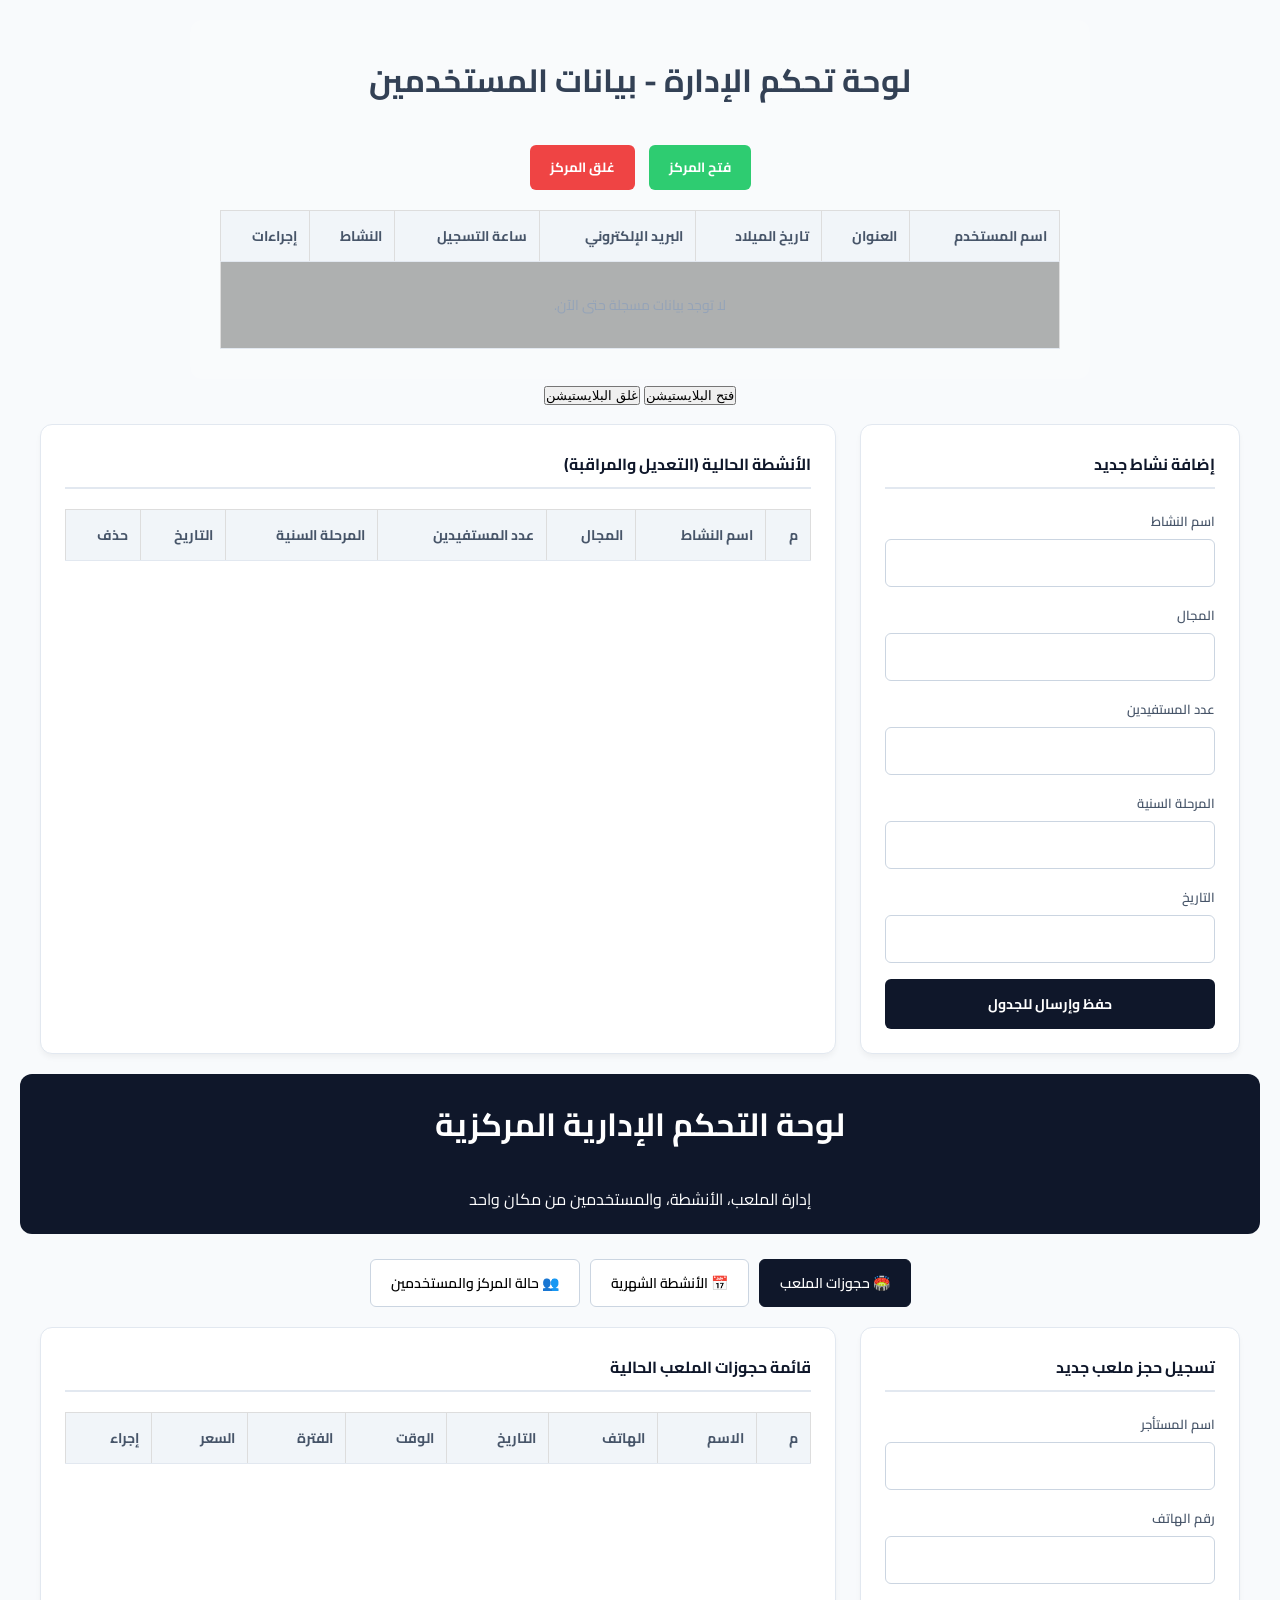
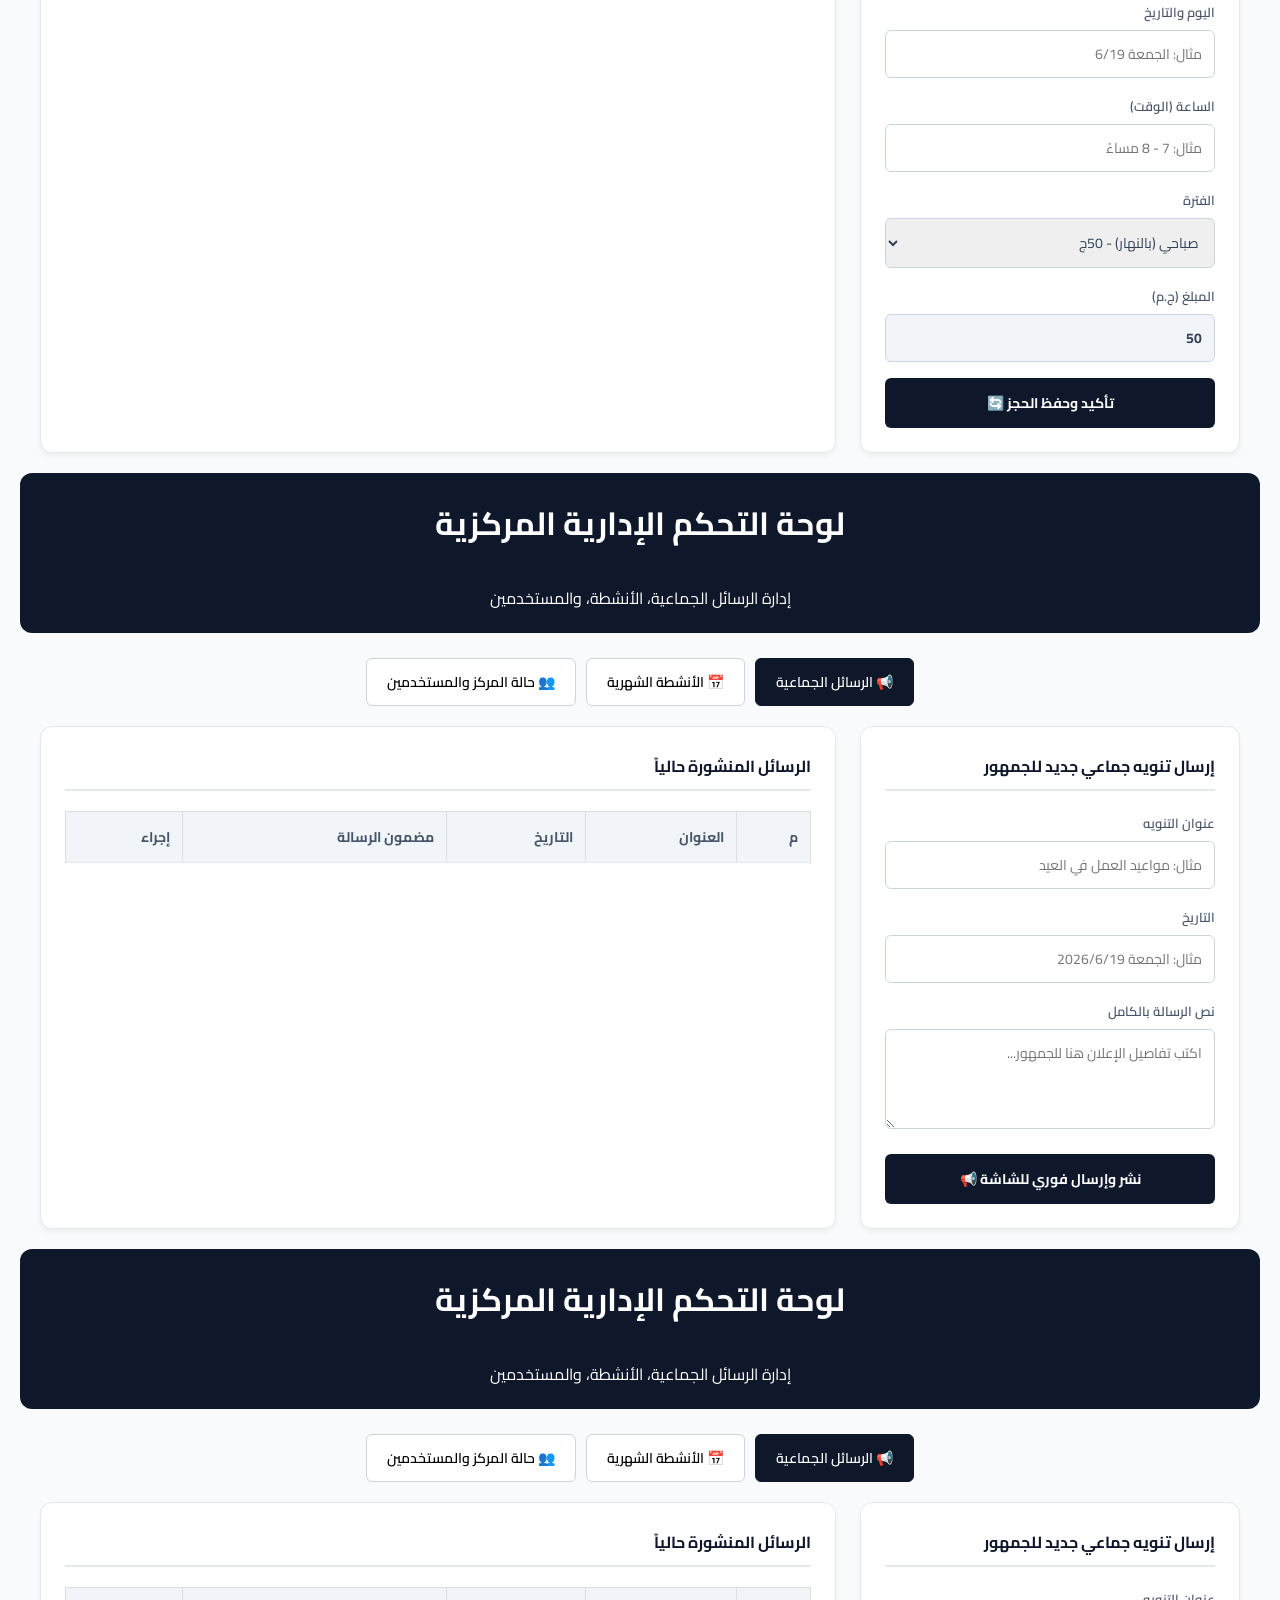
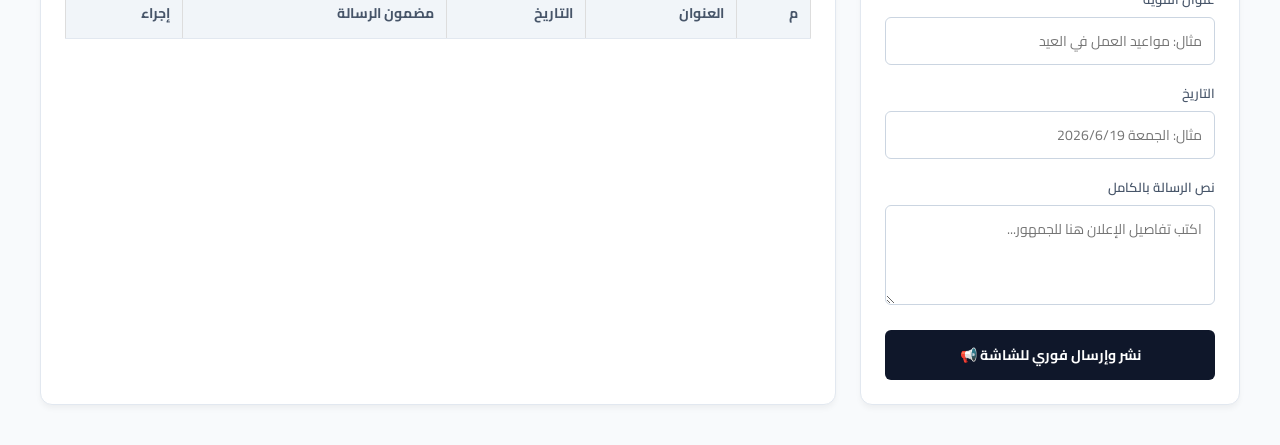
<file: admin dashboard.html>
<!DOCTYPE html>
<html lang="ar" dir="rtl">
<head>
  <meta charset="UTF-8">
  <meta name="viewport" content="width=device-width, initial-scale=1.0">
  <title>لوحة تحكم الأدمن</title>
  <style>
    body { margin: 0; padding: 30px; font-family: sans-serif; background: #000000; color: #fff; }
    .admin-container { max-width: 900px; margin: 0 auto; background: rgba(255,255,255,0.1); padding: 30px; border-radius: 12px; }
    h1 { text-align: center; margin-bottom: 30px; }
    table { width: 100%; border-collapse: collapse; background: rgba(0,0,0,0.3); }
    th, td { padding: 12px; text-align: right; border-bottom: 1px solid rgba(255,255,255,0.1); }
    th { background: #6c5ce7; }
    .no-data { text-align: center; padding: 20px; color: #ccc; }
    .delete-btn { background: #ff7675; color: white; border: none; padding: 6px 12px; border-radius: 4px; cursor: pointer; }
    .status-btn { background: #2ecc71; color: white; border: none; padding: 6px 12px; border-radius: 4px; cursor: pointer; margin: 5px; }
    .status-btn.off { background: #e74c3c; }
  </style>
<style>
        @import url('https://fonts.googleapis.com/css2?family=Cairo:wght@400;600;700&display=swap');
        
        * { 
            box-sizing: border-box; 
            margin: 0; 
            padding: 0; 
        }
        
        body { 
            font-family: 'Cairo', sans-serif; 
            background-color: #f8fafc; 
            color: #334155;
            padding: 30px; 
        }
        
        .grid { 
            max-width: 1300px; 
            margin: 0 auto; 
            display: grid; 
            grid-template-columns: 380px 1fr; 
            gap: 24px; 
        }
        
        .card { 
            background: white; 
            padding: 24px; 
            border-radius: 12px; 
            box-shadow: 0 4px 6px -1px rgba(0, 0, 0, 0.05); 
            border: 1px solid #e2e8f0;
        }
        
        h2 { 
            font-size: 16px; 
            margin-bottom: 20px; 
            color: #0f172a; 
            border-bottom: 2px solid #e2e8f0; 
            padding-bottom: 8px; 
            font-weight: 700;
        }
        
        .form-group { 
            margin-bottom: 16px; 
        }
        
        label { 
            display: block; 
            font-size: 13px; 
            font-weight: 600; 
            margin-bottom: 6px; 
            color: #475569;
        }
        
        input { 
            width: 100%; 
            padding: 10px 12px; 
            border: 1px solid #cbd5e1; 
            border-radius: 6px; 
            font-family: 'Cairo'; 
            font-size: 14px;
            color: #334155;
            transition: all 0.2s ease;
        }
        
        input:focus { 
            border-color: #0f172a; 
            outline: none; 
            box-shadow: 0 0 0 3px rgba(15, 23, 42, 0.1);
        }
        
        .btn { 
            width: 100%; 
            padding: 12px; 
            border: none; 
            border-radius: 6px; 
            font-weight: 700; 
            cursor: pointer; 
            font-family: 'Cairo'; 
            font-size: 14px;
            transition: background-color 0.2s ease;
        }
        
        .btn-add { 
            background: #0f172a; 
            color: white; 
        }
        
        .btn-add:hover { 
            background: #1e293b; 
        }
        
        .btn-delete { 
            background: #ef4444; 
            color: white; 
            padding: 5px 10px; 
            border: none; 
            border-radius: 4px; 
            cursor: pointer; 
            font-family: 'Cairo';
            font-size: 12px;
            font-weight: 600;
        }
        
        .btn-delete:hover {
            background: #dc2626;
        }
        
        .table-wrapper {
            overflow-x: auto;
        }

        table { 
            width: 100%; 
            border-collapse: collapse; 
            font-size: 14px; 
            text-align: center; 
        }
        
        th, td { 
            border-bottom: 1px solid #e2e8f0; 
            padding: 12px; 
        }
        
        th { 
            background: #f1f5f9; 
            color: #475569;
            font-weight: 700;
        }
        
        tr:hover td {
            background-color: #f8fafc;
        }
    </style>
</head>
<body>

  <div class="admin-container">
    <h1>لوحة تحكم الإدارة - بيانات المستخدمين</h1>

    <!-- أزرار التحكم في النشاط -->
    <div style="margin-bottom:15px; text-align:center;">
      <button class="status-btn" onclick="setCenterStatus(true)">فتح المركز</button>
      <button class="status-btn off" onclick="setCenterStatus(false)">غلق المركز</button>
    </div>

    <table>
      <thead>
        <tr>
          <th>اسم المستخدم</th>
          <th>العنوان</th>
          <th>تاريخ الميلاد</th>
          <th>البريد الإلكتروني</th>
          <th>ساعة التسجيل</th>
          <th>النشاط</th>
          <th>إجراءات</th>
        </tr>
      </thead>
      <tbody id="usersTableBody">
        <!-- البيانات ستعرض هنا -->
      </tbody>
    </table>
  </div>
<div style="margin-bottom:15px; text-align:center;">
  <button onclick="setPlaystationStatus(true)">فتح البلايستيشن</button>
  <button onclick="setPlaystationStatus(false)">غلق البلايستيشن</button>
</div>

<style>
        @import url('https://fonts.googleapis.com/css2?family=Cairo:wght@400;600;700&display=swap');
        * { box-sizing: border-box; margin: 0; padding: 0; }
        body { font-family: 'Cairo', sans-serif; background-color: #f0f2f5; padding: 30px; }
        .grid { max-width: 1200px; margin: 0 auto; display: grid; grid-template-columns: 350px 1fr; gap: 20px; }
        .card { background: white; padding: 20px; border-radius: 8px; box-shadow: 0 2px 8px rgba(0,0,0,0.05); }
        h2 { font-size: 16px; margin-bottom: 15px; color: #2c3e50; border-bottom: 2px solid #3498db; padding-bottom: 5px; }
        .form-group { margin-bottom: 15px; }
        label { display: block; font-size: 13px; font-weight: 600; margin-bottom: 5px; }
        input { width: 100%; padding: 8px; border: 1px solid #ccc; border-radius: 4px; font-family: 'Cairo'; }
        .btn { width: 100%; padding: 10px; border: none; border-radius: 4px; font-weight: bold; cursor: pointer; font-family: 'Cairo'; }
        .btn-add { background: #2ecc71; color: white; }
        .btn-delete { background: #e74c3c; color: white; padding: 3px 8px; border: none; border-radius: 3px; cursor: pointer; }
        table { width: 100%; border-collapse: collapse; font-size: 13px; text-align: center; }
        th, td { border: 1px solid #ddd; padding: 10px; }
        th { background: #f8f9fa; }
    </style>
</head>
<body>

<div class="grid">
    <div class="card">
        <h2>إضافة نشاط جديد</h2>
        <form id="dashForm">
            <div class="form-group"><label>اسم النشاط</label><input type="text" id="name" required></div>
            <div class="form-group"><label>المجال</label><input type="text" id="field" required></div>
            <div class="form-group"><label>عدد المستفيدين</label><input type="text" id="count" required></div>
            <div class="form-group"><label>المرحلة السنية</label><input type="text" id="age" required></div>
            <div class="form-group"><label>التاريخ</label><input type="text" id="date" required></div>
            <button type="submit" class="btn btn-add">حفظ وإرسال للجدول</button>
        </form>
    </div>

    <div class="card">
        <h2>الأنشطة الحالية (التعديل والمراقبة)</h2>
        <table>
            <thead>
                <tr>
                    <th>م</th><th>اسم النشاط</th><th>المجال</th><th>عدد المستفيدين</th><th>المرحلة السنية</th><th>التاريخ</th><th>حذف</th>
                </tr>
            </thead>
            <tbody id="dashTableBody"></tbody>
        </table>
    </div>
</div>
<style>
        @import url('https://fonts.googleapis.com/css2?family=Cairo:wght@400;600;700&display=swap');
        
        * { box-sizing: border-box; margin: 0; padding: 0; }
        
        body { 
            font-family: 'Cairo', sans-serif; 
            background-color: #f8fafc; 
            color: #334155;
            padding: 20px; 
        }
        
        .admin-header {
            text-align: center;
            margin-bottom: 25px;
            background: #0f172a;
            color: white;
            padding: 20px;
            border-radius: 12px;
        }

        /* نظام التبويبات (Tabs) */
        .tabs-menu {
            display: flex;
            gap: 10px;
            margin-bottom: 20px;
            justify-content: center;
        }

        .tab-btn {
            padding: 10px 20px;
            border: 1px solid #cbd5e1;
            background: white;
            border-radius: 6px;
            cursor: pointer;
            font-family: 'Cairo';
            font-weight: 600;
            font-size: 14px;
            transition: all 0.2s;
        }

        .tab-btn.active {
            background: #0f172a;
            color: white;
            border-color: #0f172a;
        }

        .tab-content {
            display: none;
        }

        .tab-content.active {
            display: block;
        }

        /* التنسيقات العامة الهيكلية */
        .grid { 
            display: grid; 
            grid-template-columns: 380px 1fr; 
            gap: 24px; 
        }
        
        .card { 
            background: white; 
            padding: 24px; 
            border-radius: 12px; 
            box-shadow: 0 4px 6px -1px rgba(0, 0, 0, 0.05); 
            border: 1px solid #e2e8f0;
            margin-bottom: 20px;
        }
        
        h2 { 
            font-size: 16px; 
            margin-bottom: 20px; 
            color: #0f172a; 
            border-bottom: 2px solid #e2e8f0; 
            padding-bottom: 8px; 
            font-weight: 700;
        }
        
        .form-group { margin-bottom: 16px; }
        label { display: block; font-size: 13px; font-weight: 600; margin-bottom: 6px; color: #475569; }
        input, select { width: 100%; padding: 10px 12px; border: 1px solid #cbd5e1; border-radius: 6px; font-family: 'Cairo'; font-size: 14px; color: #334155; }
        input:focus, select:focus { border-color: #0f172a; outline: none; box-shadow: 0 0 0 3px rgba(15, 23, 42, 0.1); }
        
        .btn { padding: 12px; border: none; border-radius: 6px; font-weight: 700; cursor: pointer; font-family: 'Cairo'; font-size: 14px; width: 100%; }
        .btn-add { background: #0f172a; color: white; }
        .btn-add:hover { background: #1e293b; }
        
        .btn-delete { background: #ef4444; color: white; padding: 5px 10px; border: none; border-radius: 4px; cursor: pointer; font-family: 'Cairo'; font-size: 12px; }
        .btn-delete:hover { background: #dc2626; }
        
        .status-container { display: flex; gap: 15px; justify-content: center; margin-bottom: 20px; }
        .status-btn { padding: 10px 20px; border: none; border-radius: 6px; font-family: 'Cairo'; font-weight: bold; cursor: pointer; color: white; }
        .status-btn.on { background: #10b981; }
        .status-btn.off { background: #ef4444; }

        table { width: 100%; border-collapse: collapse; font-size: 14px; text-align: center; }
        th, td { border-bottom: 1px solid #e2e8f0; padding: 12px; }
        th { background: #f1f5f9; color: #475569; font-weight: 700; }
        tr:hover td { background-color: #f8fafc; }
        .no-data { color: #94a3b8; padding: 30px; }
    </style>
</head>
<body>

<div class="admin-header">
    <h1>لوحة التحكم الإدارية المركزية</h1>
    <p>إدارة الملعب، الأنشطة، والمستخدمين من مكان واحد</p>
</div>

<div class="tabs-menu">
    <button class="tab-btn active" onclick="switchTab('stadium-tab')">🏟️ حجوزات الملعب</button>
    <button class="tab-btn" onclick="switchTab('activities-tab')">📅 الأنشطة الشهرية</button>
    <button class="tab-btn" onclick="switchTab('users-tab')">👥 حالة المركز والمستخدمين</button>
</div>

<div id="stadium-tab" class="tab-content active">
    <div class="grid">
        <div class="card">
            <h2>تسجيل حجز ملعب جديد</h2>
            <form id="bookingForm">
                <div class="form-group"><label>اسم المستأجر</label><input type="text" id="book_name" required></div>
                <div class="form-group"><label>رقم الهاتف</label><input type="text" id="book_phone" required></div>
                <div class="form-group"><label>اليوم والتاريخ</label><input type="text" id="book_date" placeholder="مثال: الجمعة 6/19" required></div>
                <div class="form-group"><label>الساعة (الوقت)</label><input type="text" id="book_time" placeholder="مثال: 7 - 8 مساءً" required></div>
                <div class="form-group">
                    <label>الفترة</label>
                    <select id="book_period" onchange="updateBookingPrice()">
                        <option value="نهار">صباحي (بالنهار) - 50ج</option>
                        <option value="ليل">مسائي (بالليل) - 75ج</option>
                    </select>
                </div>
                <div class="form-group"><label>المبلغ (ج.م)</label><input type="text" id="book_price" value="50" readonly style="background:#f1f5f9; font-weight:bold;"></div>
                <button type="submit" class="btn btn-add">تأكيد وحفظ الحجز 🔄</button>
            </form>
        </div>
        <div class="card">
            <h2>قائمة حجوزات الملعب الحالية</h2>
            <div style="overflow-x: auto;">
                <table>
                    <thead>
                        <tr><th>م</th><th>الاسم</th><th>الهاتف</th><th>التاريخ</th><th>الوقت</th><th>الفترة</th><th>السعر</th><th>إجراء</th></tr>
                    </thead>
                    <tbody id="dashStadiumTableBody"></tbody>
                </table>
            </div>
        </div>
    </div>
</div>

<div id="activities-tab" class="tab-content">
    <div class="grid">
        <div class="card">
            <h2>إضافة نشاط جديد</h2>
            <form id="dashForm">
                <div class="form-group"><label>اسم النشاط</label><input type="text" id="act_name" required></div>
                <div class="form-group"><label>المجال</label><input type="text" id="act_field" required></div>
                <div class="form-group"><label>عدد المستفيدين</label><input type="text" id="act_count" required></div>
                <div class="form-group"><label>المرحلة السنية</label><input type="text" id="act_age" required></div>
                <div class="form-group"><label>التاريخ</label><input type="text" id="act_date" required></div>
                <button type="submit" class="btn btn-add">حفظ وإرسال للجدول</button>
            </form>
        </div>
        <div class="card">
            <h2>الأنشطة الحالية (التعديل والمراقبة)</h2>
            <div style="overflow-x: auto;">
                <table>
                    <thead>
                        <tr><th>م</th><th>اسم النشاط</th><th>المجال</th><th>عدد المستفيدين</th><th>المرحلة السنية</th><th>التاريخ</th><th>حذف</th></tr>
                    </thead>
                    <tbody id="dashActivitiesTableBody"></tbody>
                </table>
            </div>
        </div>
    </div>
</div>

<div id="users-tab" class="tab-content">
    <div class="card">
        <h2>🎛️ أزرار التحكم في حالة الخدمات بالفروع</h2>
        <div style="display: flex; gap: 40px; justify-content: center; margin-bottom: 20px;">
            <div>
                <p style="text-align: center; font-weight: bold; margin-bottom: 8px;">حالة المركز العام</p>
                <div class="status-container">
                    <button class="status-btn on" onclick="setCenterStatus(true)">فتح المركز</button>
                    <button class="status-btn off" onclick="setCenterStatus(false)">غلق المركز</button>
                </div>
            </div>
            <div>
                <p style="text-align: center; font-weight: bold; margin-bottom: 8px;">غرفة البلايستيشن</p>
                <div class="status-container">
                    <button class="status-btn on" onclick="setPlaystationStatus(true)">فتح البلايستيشن</button>
                    <button class="status-btn off" onclick="setPlaystationStatus(false)">غلق البلايستيشن</button>
                </div>
            </div>
        </div>
    </div>

    <div class="card">
        <h2>👥 بيانات الأعضاء والمستخدمين المسجلين حالياً</h2>
        <div style="overflow-x: auto;">
            <table>
                <thead>
                    <tr><th>اسم المستخدم</th><th>العنوان</th><th>تاريخ الميلاد</th><th>البريد الإلكتروني</th><th>ساعة التسجيل</th><th>إجراءات</th></tr>
                </thead>
                <tbody id="usersTableBody"></tbody>
            </table>
        </div>
    </div>
</div>

<script>
    // نظام التنقل بين التبويبات
    function switchTab(tabId) {
        document.querySelectorAll('.tab-content').forEach(tab => tab.classList.remove('active'));
        document.querySelectorAll('.tab-btn').forEach(btn => btn.classList.remove('active'));
        
        document.getElementById(tabId).classList.add('active');
        event.currentTarget.classList.add('active');
    }

    // ==================== 1. إدارة حجوزات الملعب ====================
    let bookings = JSON.parse(localStorage.getItem('stadium_bookings')) || [];
    const stadiumChannel = new BroadcastChannel('stadium_channel');

    function updateBookingPrice() {
        const period = document.getElementById("book_period").value;
        document.getElementById("book_price").value = (period === "نهار") ? "50" : "75";
    }

    function saveAndRenderStadium() {
        localStorage.setItem('stadium_bookings', JSON.stringify(bookings));
        stadiumStadiumSync();

        const tbody = document.getElementById("dashStadiumTableBody");
        tbody.innerHTML = "";
        
        if (bookings.length === 0) {
            tbody.innerHTML = `<tr><td colspan="8" class="no-data">لا توجد حجوزات مسجلة للملعب.</td></tr>`;
            return;
        }

        bookings.forEach((item, index) => {
            tbody.innerHTML += `
                <tr>
                    <td>${index + 1}</td>
                    <td style="font-weight:600">${item.name}</td>
                    <td>${item.phone}</td>
                    <td>${item.date}</td>
                    <td>${item.time}</td>
                    <td>${item.period === 'نهار' ? 'نهاراً' : 'ليلاً'}</td>
                    <td style="font-weight:700; color:#16a34a">${item.price}ج</td>
                    <td><button class="btn-delete" onclick="deleteBookingItem(${index})">إلغاء</button></td>
                </tr>
            `;
        });
    }

    function stadiumStadiumSync() {
        stadiumChannel.postMessage({ type: 'REFRESH_BOOKINGS', payload: bookings });
    }

    document.getElementById("bookingForm").addEventListener("submit", function(e) {
        e.preventDefault();
        bookings.push({
            name: document.getElementById("book_name").value,
            phone: document.getElementById("book_phone").value,
            date: document.getElementById("book_date").value,
            time: document.getElementById("book_time").value,
            period: document.getElementById("book_period").value,
            price: document.getElementById("book_price").value
        });
        saveAndRenderStadium();
        this.reset();
        updateBookingPrice();
    });

    window.deleteBookingItem = function(index) {
        if(confirm("هل تريد إلغاء حجز هذا الملعب؟")) {
            bookings.splice(index, 1);
            saveAndRenderStadium();
        }
    }


    // ==================== 2. إدارة الأنشطة الشهـرية ====================
    if (typeof activities === 'undefined') {
        var activities = JSON.parse(localStorage.getItem('my_activities')) || [];
    }

    function saveAndRenderActivities() {
        localStorage.setItem('my_activities', JSON.stringify(activities));
        const tbody = document.getElementById("dashActivitiesTableBody");
        tbody.innerHTML = "";
        
        if (activities.length === 0) {
            tbody.innerHTML = `<tr><td colspan="7" class="no-data">لا توجد أنشطة شهرية مسجلة حالياً.</td></tr>`;
            return;
        }

        activities.forEach((item, index) => {
            tbody.innerHTML += `
                <tr>
                    <td>${index + 1}</td>
                    <td style="font-weight:600">${item.name}</td>
                    <td>${item.field}</td>
                    <td>${item.count}</td>
                    <td>${item.age}</td>
                    <td>${item.date}</td>
                    <td><button class="btn-delete" onclick="deleteActivityItem(${index})">حذف</button></td>
                </tr>
            `;
        });
    }

    document.getElementById("dashForm").addEventListener("submit", function(e) {
        e.preventDefault();
        activities.push({
            name: document.getElementById("act_name").value,
            field: document.getElementById("act_field").value,
            count: document.getElementById("act_count").value,
            age: document.getElementById("act_age").value,
            date: document.getElementById("act_date").value
        });
        saveAndRenderActivities();
        this.reset();
    });

    window.deleteActivityItem = function(index) {
        if(confirm("هل تريد حذف هذا النشاط؟")) {
            activities.splice(index, 1);
            saveAndRenderActivities();
        }
    }


    // ==================== 3. إدارة المستخدمين وتحديثات الحالات ====================
    function setCenterStatus(isOpen) {
        localStorage.setItem("centerStatus", isOpen ? "open" : "closed");
        alert(isOpen ? "تم إرسال إشارة: فتح المركز العام 🟢" : "تم إرسال إشارة: غلق المركز العام 🔴");
    }

    function setPlaystationStatus(isAvailable) {
        localStorage.setItem("playstationStatus", isAvailable ? "available" : "unavailable");
        alert(isAvailable ? "تم إرسال إشارة: فتح غرفة البلايستيشن 🎮" : "تم إرسال إشارة: غلق غرفة البلايستيشن 🚫");
    }

    function loadUsers() {
        const tableBody = document.getElementById('usersTableBody');
        const usersList = JSON.parse(localStorage.getItem('allUsers')) || [];

        if (usersList.length === 0) {
            tableBody.innerHTML = `<tr><td colspan="6" class="no-data">لا توجد بيانات مستخدمين مسجلة حتى الآن.</td></tr>`;
            return;
        }

        tableBody.innerHTML = usersList.map(user => `
            <tr>
                <td style="font-weight:600">${user.username}</td>
                <td>${user.address}</td>
                <td>${user.birthdate}</td>
                <td>${user.email}</td>
                <td>${user.loginTime ? user.loginTime : "غير متوفر"}</td>
                <td><button class="btn-delete" onclick="deleteUser(${user.id})">حذف الحساب</button></td>
            </tr>
        `).join('');
    }

    window.deleteUser = function(userId) {
        if(confirm("هل أنت متأكد من حذف هذا المستخدم نهائياً؟")) {
            let usersList = JSON.parse(localStorage.getItem('allUsers')) || [];
            usersList = usersList.filter(user => user.id !== userId);
            localStorage.setItem('allUsers', JSON.stringify(usersList));
            loadUsers();
        }
    }

    // التشغيل الأولي واستقبال تحديثات الـ Storage
    window.onload = function() {
        saveAndRenderStadium();
        saveAndRenderActivities();
        loadUsers();
    };

    window.addEventListener("storage", function(e) {
        if (e.key === "allUsers") {
            loadUsers();
        }
    });

</script>

<style>
        @import url('https://fonts.googleapis.com/css2?family=Cairo:wght@400;600;700&display=swap');
        * { box-sizing: border-box; margin: 0; padding: 0; }
        body { font-family: 'Cairo', sans-serif; background-color: #f8fafc; color: #334155; padding: 20px; }
        .admin-header { text-align: center; margin-bottom: 25px; background: #0f172a; color: white; padding: 20px; border-radius: 12px; }
        .tabs-menu { display: flex; gap: 10px; margin-bottom: 20px; justify-content: center; }
        .tab-btn { padding: 10px 20px; border: 1px solid #cbd5e1; background: white; border-radius: 6px; cursor: pointer; font-family: 'Cairo'; font-weight: 600; font-size: 14px; }
        .tab-btn.active { background: #0f172a; color: white; border-color: #0f172a; }
        .tab-content { display: none; }
        .tab-content.active { display: block; }
        .grid { display: grid; grid-template-columns: 380px 1fr; gap: 24px; }
        .card { background: white; padding: 24px; border-radius: 12px; box-shadow: 0 4px 6px -1px rgba(0, 0, 0, 0.05); border: 1px solid #e2e8f0; margin-bottom: 20px; }
        h2 { font-size: 16px; margin-bottom: 20px; color: #0f172a; border-bottom: 2px solid #e2e8f0; padding-bottom: 8px; font-weight: 700; }
        .form-group { margin-bottom: 16px; }
        label { display: block; font-size: 13px; font-weight: 600; margin-bottom: 6px; color: #475569; }
        input, select, textarea { width: 100%; padding: 10px 12px; border: 1px solid #cbd5e1; border-radius: 6px; font-family: 'Cairo'; font-size: 14px; color: #334155; }
        textarea { resize: vertical; height: 100px; }
        .btn { padding: 12px; border: none; border-radius: 6px; font-weight: 700; cursor: pointer; font-family: 'Cairo'; font-size: 14px; width: 100%; }
        .btn-add { background: #0f172a; color: white; }
        .btn-delete { background: #ef4444; color: white; padding: 5px 10px; border: none; border-radius: 4px; cursor: pointer; font-family: 'Cairo'; font-size: 12px; }
        .status-container { display: flex; gap: 15px; justify-content: center; margin-bottom: 20px; }
        .status-btn { padding: 10px 20px; border: none; border-radius: 6px; font-family: 'Cairo'; font-weight: bold; cursor: pointer; color: white; }
        .status-btn.on { background: #10b981; }
        .status-btn.off { background: #ef4444; }
        table { width: 100%; border-collapse: collapse; font-size: 14px; text-align: center; }
        th, td { border-bottom: 1px solid #e2e8f0; padding: 12px; }
        th { background: #f1f5f9; color: #475569; font-weight: 700; }
        .no-data { color: #94a3b8; padding: 30px; }
    </style>
</head>
<body>

<div class="admin-header">
    <h1>لوحة التحكم الإدارية المركزية</h1>
    <p>إدارة الرسائل الجماعية، الأنشطة، والمستخدمين</p>
</div>

<div class="tabs-menu">
    <button class="tab-btn active" onclick="switchTab('msg-tab')">📢 الرسائل الجماعية</button>
    <button class="tab-btn" onclick="switchTab('activities-tab')">📅 الأنشطة الشهرية</button>
    <button class="tab-btn" onclick="switchTab('users-tab')">👥 حالة المركز والمستخدمين</button>
</div>

<div id="msg-tab" class="tab-content active">
    <div class="grid">
        <div class="card">
            <h2>إرسال تنويه جماعي جديد للجمهور</h2>
            <form id="msgForm">
                <div class="form-group"><label>عنوان التنويه</label><input type="text" id="msg_title" placeholder="مثال: مواعيد العمل في العيد" required></div>
                <div class="form-group"><label>التاريخ</label><input type="text" id="msg_date" placeholder="مثال: الجمعة 2026/6/19" required></div>
                <div class="form-group"><label>نص الرسالة بالكامل</label><textarea id="msg_content" placeholder="اكتب تفاصيل الإعلان هنا للجمهور..." required></textarea></div>
                <button type="submit" class="btn btn-add">نشر وإرسال فوري للشاشة 📢</button>
            </form>
        </div>
        <div class="card">
            <h2>الرسائل المنشورة حالياً</h2>
            <div style="overflow-x: auto;">
                <table>
                    <thead>
                        <tr><th>م</th><th>العنوان</th><th>التاريخ</th><th>مضمون الرسالة</th><th>إجراء</th></tr>
                    </thead>
                    <tbody id="dashMsgTableBody"></tbody>
                </table>
            </div>
        </div>
    </div>
</div>

<div id="activities-tab" class="tab-content">
    <div class="grid">
        <div class="card">
            <h2>إضافة نشاط جديد</h2>
            <form id="dashForm">
                <div class="form-group"><label>اسم النشاط</label><input type="text" id="act_name" required></div>
                <div class="form-group"><label>المجال</label><input type="text" id="act_field" required></div>
                <div class="form-group"><label>عدد المستفيدين</label><input type="text" id="act_count" required></div>
                <div class="form-group"><label>المرحلة السنية</label><input type="text" id="act_age" required></div>
                <div class="form-group"><label>التاريخ</label><input type="text" id="act_date" required></div>
                <button type="submit" class="btn btn-add">حفظ وإرسال للجدول</button>
            </form>
        </div>
        <div class="card">
            <h2>الأنشطة الحالية (التعديل والمراقبة)</h2>
            <div style="overflow-x: auto;">
                <table>
                    <thead>
                        <tr><th>م</th><th>اسم النشاط</th><th>المجال</th><th>عدد المستفيدين</th><th>المرحلة السنية</th><th>التاريخ</th><th>حذف</th></tr>
                    </thead>
                    <tbody id="dashActivitiesTableBody"></tbody>
                </table>
            </div>
        </div>
    </div>
</div>

<div id="users-tab" class="tab-content">
    <div class="card">
        <h2>🎛️ أزرار التحكم في حالة الخدمات بالفروع</h2>
        <div style="display: flex; gap: 40px; justify-content: center; margin-bottom: 20px;">
            <div>
                <p style="text-align: center; font-weight: bold; margin-bottom: 8px;">حالة المركز العام</p>
                <div class="status-container">
                    <button class="status-btn on" onclick="setCenterStatus(true)">فتح المركز</button>
                    <button class="status-btn off" onclick="setCenterStatus(false)">غلق المركز</button>
                </div>
            </div>
            <div>
                <p style="text-align: center; font-weight: bold; margin-bottom: 8px;">غرفة البلايستيشن</p>
                <div class="status-container">
                    <button class="status-btn on" onclick="setPlaystationStatus(true)">فتح البلايستيشن</button>
                    <button class="status-btn off" onclick="setPlaystationStatus(false)">غلق البلايستيشن</button>
                </div>
            </div>
        </div>
    </div>

    <div class="card">
        <h2>👥 بيانات الأعضاء والمستخدمين المسجلين حالياً</h2>
        <div style="overflow-x: auto;">
            <table>
                <thead>
                    <tr><th>اسم المستخدم</th><th>العنوان</th><th>تاريخ الميلاد</th><th>البريد الإلكتروني</th><th>ساعة التسجيل</th><th>إجراءات</th></tr>
                </thead>
                <tbody id="usersTableBody"></tbody>
            </table>
        </div>
    </div>
</div>

<script>
    function switchTab(tabId) {
        document.querySelectorAll('.tab-content').forEach(tab => tab.classList.remove('active'));
        document.querySelectorAll('.tab-btn').forEach(btn => btn.classList.remove('active'));
        document.getElementById(tabId).classList.add('active');
        event.currentTarget.classList.add('active');
    }

    // ==================== 1. إدارة الرسائل الجماعية ====================
    let messages = JSON.parse(localStorage.getItem('center_messages')) || [];
    const msgChannel = new BroadcastChannel('center_announcements_channel');

    function saveAndRenderMessages() {
        localStorage.setItem('center_messages', JSON.stringify(messages));
        msgChannel.postMessage({ type: 'REFRESH_MESSAGES', payload: messages });

        const tbody = document.getElementById("dashMsgTableBody");
        tbody.innerHTML = "";
        
        if (messages.length === 0) {
            tbody.innerHTML = `<tr><td colspan="5" class="no-data">لا توجد رسائل منشورة حالياً.</td></tr>`;
            return;
        }

        messages.forEach((item, index) => {
            tbody.innerHTML += `
                <tr>
                    <td>${index + 1}</td>
                    <td style="font-weight:600">${item.title}</td>
                    <td>${item.date}</td>
                    <td style="max-width: 300px; overflow: hidden; text-overflow: ellipsis; white-space: nowrap;">${item.content}</td>
                    <td><button class="btn-delete" onclick="deleteMsgItem(${index})">حذف الإعلان</button></td>
                </tr>
            `;
        });
    }

    document.getElementById("msgForm").addEventListener("submit", function(e) {
        e.preventDefault();
        messages.push({
            title: document.getElementById("msg_title").value,
            date: document.getElementById("msg_date").value,
            content: document.getElementById("msg_content").value
        });
        saveAndRenderMessages();
        this.reset();
    });

    window.deleteMsgItem = function(index) {
        if(confirm("هل تريد حذف هذا الإعلان نهائياً من شاشة العرض؟")) {
            messages.splice(index, 1);
            saveAndRenderMessages();
        }
    }

    // ==================== 2. إدارة الأنشطة الشهـرية ====================
    let activities = JSON.parse(localStorage.getItem('my_activities')) || [];

    function saveAndRenderActivities() {
        localStorage.setItem('my_activities', JSON.stringify(activities));
        const tbody = document.getElementById("dashActivitiesTableBody");
        tbody.innerHTML = "";
        
        if (activities.length === 0) {
            tbody.innerHTML = `<tr><td colspan="7" class="no-data">لا توجد أنشطة شهرية مسجلة حالياً.</td></tr>`;
            return;
        }

        activities.forEach((item, index) => {
            tbody.innerHTML += `
                <tr>
                    <td>${index + 1}</td>
                    <td style="font-weight:600">${item.name}</td>
                    <td>${item.field}</td>
                    <td>${item.count}</td>
                    <td>${item.age}</td>
                    <td>${item.date}</td>
                    <td><button class="btn-delete" onclick="deleteActivityItem(${index})">حذف</button></td>
                </tr>
            `;
        });
    }

    document.getElementById("dashForm").addEventListener("submit", function(e) {
        e.preventDefault();
        activities.push({
            name: document.getElementById("act_name").value,
            field: document.getElementById("act_field").value,
            count: document.getElementById("act_count").value,
            age: document.getElementById("act_age").value,
            date: document.getElementById("act_date").value
        });
        saveAndRenderActivities();
        this.reset();
    });

    window.deleteActivityItem = function(index) {
        if(confirm("هل تريد حذف هذا النشاط؟")) {
            activities.splice(index, 1);
            saveAndRenderActivities();
        }
    }

    // ==================== 3. التحكم والمستخدمين ====================
    function setCenterStatus(isOpen) {
        localStorage.setItem("centerStatus", isOpen ? "open" : "closed");
        alert(isOpen ? "تم إرسال إشارة: فتح المركز العام 🟢" : "تم إرسال إشارة: غلق المركز العام 🔴");
    }

    function setPlaystationStatus(isAvailable) {
        localStorage.setItem("playstationStatus", isAvailable ? "available" : "unavailable");
        alert(isAvailable ? "تم إرسال إشارة: فتح غرفه البلايستيشن 🎮" : "تم إرسال إشارة: غلق غرفة البلايستيشن 🚫");
    }

    function loadUsers() {
        const tableBody = document.getElementById('usersTableBody');
        const usersList = JSON.parse(localStorage.getItem('allUsers')) || [];

        if (usersList.length === 0) {
            tableBody.innerHTML = `<tr><td colspan="6" class="no-data">لا توجد بيانات مستخدمين مسجلة حتى الآن.</td></tr>`;
            return;
        }

        tableBody.innerHTML = usersList.map(user => `
            <tr>
                <td style="font-weight:600">${user.username}</td>
                <td>${user.address}</td>
                <td>${user.birthdate}</td>
                <td>${user.email}</td>
                <td>${user.loginTime ? user.loginTime : "غير متوفر"}</td>
                <td><button class="btn-delete" onclick="deleteUser(${user.id})">حذف الحساب</button></td>
            </tr>
        `).join('');
    }

    window.deleteUser = function(userId) {
        if(confirm("هل أنت متأكد من حذف هذا المستخدم نهائياً؟")) {
            let usersList = JSON.parse(localStorage.getItem('allUsers')) || [];
            usersList = usersList.filter(user => user.id !== userId);
            localStorage.setItem('allUsers', JSON.stringify(usersList));
            loadUsers();
        }
    }

    window.onload = function() {
        saveAndRenderMessages();
        saveAndRenderActivities();
        loadUsers();
    };

    window.addEventListener("storage", function(e) {
        if (e.key === "allUsers") {
            loadUsers();
        }
    });
</script>
<style>
        @import url('https://fonts.googleapis.com/css2?family=Cairo:wght@400;600;700&display=swap');
        
        * { box-sizing: border-box; margin: 0; padding: 0; }
        
        body { 
            font-family: 'Cairo', sans-serif; 
            background-color: #f8fafc; 
            color: #334155;
            padding: 20px; 
        }
        
        .admin-header { 
            text-align: center; 
            margin-bottom: 25px; 
            background: #0f172a; 
            color: white; 
            padding: 20px; 
            border-radius: 12px; 
        }
        
        .tabs-menu { 
            display: flex; 
            gap: 10px; 
            margin-bottom: 20px; 
            justify-content: center; 
        }
        
        .tab-btn { 
            padding: 10px 20px; 
            border: 1px solid #cbd5e1; 
            background: white; 
            border-radius: 6px; 
            cursor: pointer; 
            font-family: 'Cairo'; 
            font-weight: 600; 
            font-size: 14px; 
            transition: all 0.2s;
        }
        
        .tab-btn.active { 
            background: #0f172a; 
            color: white; 
            border-color: #0f172a; 
        }
        
        .tab-content { 
            display: none; 
        }
        
        .tab-content.active { 
            display: block; 
        }
        
        .grid { 
            display: grid; 
            grid-template-columns: 380px 1fr; 
            gap: 24px; 
        }
        
        .card { 
            background: white; 
            padding: 24px; 
            border-radius: 12px; 
            box-shadow: 0 4px 6px -1px rgba(0, 0, 0, 0.05); 
            border: 1px solid #e2e8f0; 
            margin-bottom: 20px; 
        }
        
        h2 { 
            font-size: 16px; 
            margin-bottom: 20px; 
            color: #0f172a; 
            border-bottom: 2px solid #e2e8f0; 
            padding-bottom: 8px; 
            font-weight: 700; 
        }
        
        .form-group { 
            margin-bottom: 16px; 
        }
        
        label { 
            display: block; 
            font-size: 13px; 
            font-weight: 600; 
            margin-bottom: 6px; 
            color: #475569; 
        }
        
        input, select, textarea { 
            width: 100%; 
            padding: 10px 12px; 
            border: 1px solid #cbd5e1; 
            border-radius: 6px; 
            font-family: 'Cairo'; 
            font-size: 14px; 
            color: #334155; 
        }
        
        textarea { 
            resize: vertical; 
            height: 100px; 
        }
        
        .btn { 
            padding: 12px; 
            border: none; 
            border-radius: 6px; 
            font-weight: 700; 
            cursor: pointer; 
            font-family: 'Cairo'; 
            font-size: 14px; 
            width: 100%; 
        }
        
        .btn-add { 
            background: #0f172a; 
            color: white; 
        }
        
        .btn-add:hover { 
            background: #1e293b; 
        }
        
        .btn-delete { 
            background: #ef4444; 
            color: white; 
            padding: 5px 10px; 
            border: none; 
            border-radius: 4px; 
            cursor: pointer; 
            font-family: 'Cairo'; 
            font-size: 12px; 
        }
        
        .status-container { 
            display: flex; 
            gap: 15px; 
            justify-content: center; 
            margin-bottom: 20px; 
        }
        
        .status-btn { 
            padding: 10px 20px; 
            border: none; 
            border-radius: 6px; 
            font-family: 'Cairo'; 
            font-weight: bold; 
            cursor: pointer; 
            color: white; 
        }
        
        .status-btn.on { background: #10b981; }
        .status-btn.off { background: #ef4444; }
        
        table { 
            width: 100%; 
            border-collapse: collapse; 
            font-size: 14px; 
            text-align: center; 
        }
        
        th, td { 
            border-bottom: 1px solid #e2e8f0; 
            padding: 12px; 
        }
        
        th { 
            background: #f1f5f9; 
            color: #475569; 
            font-weight: 700; 
        }
        
        .no-data { 
            color: #94a3b8; 
            padding: 30px; 
        }
    </style>
</head>
<body>

<div class="admin-header">
    <h1>لوحة التحكم الإدارية المركزية</h1>
    <p>إدارة الرسائل الجماعية، الأنشطة، والمستخدمين</p>
</div>

<div class="tabs-menu">
    <button class="tab-btn active" onclick="switchTab('msg-tab')">📢 الرسائل الجماعية</button>
    <button class="tab-btn" onclick="switchTab('activities-tab')">📅 الأنشطة الشهرية</button>
    <button class="tab-btn" onclick="switchTab('users-tab')">👥 حالة المركز والمستخدمين</button>
</div>

<div id="msg-tab" class="tab-content active">
    <div class="grid">
        <div class="card">
            <h2>إرسال تنويه جماعي جديد للجمهور</h2>
            <form id="msgForm">
                <div class="form-group">
                    <label>عنوان التنويه</label>
                    <input type="text" id="msg_title" placeholder="مثال: مواعيد العمل في العيد" required>
                </div>
                <div class="form-group">
                    <label>التاريخ</label>
                    <input type="text" id="msg_date" placeholder="مثال: الجمعة 2026/6/19" required>
                </div>
                <div class="form-group">
                    <label>نص الرسالة بالكامل</label>
                    <textarea id="msg_content" placeholder="اكتب تفاصيل الإعلان هنا للجمهور..." required></textarea>
                </div>
                <button type="submit" class="btn btn-add">نشر وإرسال فوري للشاشة 📢</button>
            </form>
        </div>
        <div class="card">
            <h2>الرسائل المنشورة حالياً</h2>
            <div style="overflow-x: auto;">
                <table>
                    <thead>
                        <tr>
                            <th>م</th>
                            <th>العنوان</th>
                            <th>التاريخ</th>
                            <th>مضمون الرسالة</th>
                            <th>إجراء</th>
                        </tr>
                    </thead>
                    <tbody id="dashMsgTableBody"></tbody>
                </table>
            </div>
        </div>
    </div>
</div>

<div id="activities-tab" class="tab-content">
    <div class="grid">
        <div class="card">
            <h2>إضافة نشاط جديد</h2>
            <form id="dashForm">
                <div class="form-group"><label>اسم النشاط</label><input type="text" id="act_name" required></div>
                <div class="form-group"><label>المجال</label><input type="text" id="act_field" required></div>
                <div class="form-group"><label>عدد المستفيدين</label><input type="text" id="act_count" required></div>
                <div class="form-group"><label>المرحلة السنية</label><input type="text" id="act_age" required></div>
                <div class="form-group"><label>التاريخ</label><input type="text" id="act_date" required></div>
                <button type="submit" class="btn btn-add">حفظ وإرسال للجدول</button>
            </form>
        </div>
        <div class="card">
            <h2>الأنشطة الحالية (التعديل والمراقبة)</h2>
            <div style="overflow-x: auto;">
                <table>
                    <thead>
                        <tr><th>م</th><th>اسم النشاط</th><th>المجال</th><th>عدد المستفيدين</th><th>المرحلة السنية</th><th>التاريخ</th><th>حذف</th></tr>
                    </thead>
                    <tbody id="dashActivitiesTableBody"></tbody>
                </table>
            </div>
        </div>
    </div>
</div>

<div id="users-tab" class="tab-content">
    <div class="card">
        <h2>🎛️ أزرار التحكم في حالة الخدمات بالفروع</h2>
        <div style="display: flex; gap: 40px; justify-content: center; margin-bottom: 20px;">
            <div>
                <p style="text-align: center; font-weight: bold; margin-bottom: 8px;">حالة المركز العام</p>
                <div class="status-container">
                    <button class="status-btn on" onclick="setCenterStatus(true)">فتح المركز</button>
                    <button class="status-btn off" onclick="setCenterStatus(false)">غلق المركز</button>
                </div>
            </div>
            <div>
                <p style="text-align: center; font-weight: bold; margin-bottom: 8px;">غرفة البلايستيشن</p>
                <div class="status-container">
                    <button class="status-btn on" onclick="setPlaystationStatus(true)">فتح البلايستيشن</button>
                    <button class="status-btn off" onclick="setPlaystationStatus(false)">غلق البلايستيشن</button>
                </div>
            </div>
        </div>
    </div>

    <div class="card">
        <h2>👥 بيانات الأعضاء والمستخدمين المسجلين حالياً</h2>
        <div style="overflow-x: auto;">
            <table>
                <thead>
                    <tr><th>اسم المستخدم</th><th>العنوان</th><th>تاريخ الميلاد</th><th>البريد الإلكتروني</th><th>ساعة التسجيل</th><th>إجراءات</th></tr>
                </thead>
                <tbody id="usersTableBody"></tbody>
            </table>
        </div>
    </div>
</div>

<script>
    // نظام التنقل بين التبويبات
    function switchTab(tabId) {
        document.querySelectorAll('.tab-content').forEach(tab => tab.classList.remove('active'));
        document.querySelectorAll('.tab-btn').forEach(btn => btn.classList.remove('active'));
        document.getElementById(tabId).classList.add('active');
        event.currentTarget.classList.add('active');
    }

    // ==================== 1. إدارة الرسائل الجماعية ====================
    let messages = JSON.parse(localStorage.getItem('center_messages')) || [];
    const msgChannel = new BroadcastChannel('center_announcements_channel');

    function saveAndRenderMessages() {
        localStorage.setItem('center_messages', JSON.stringify(messages));
        msgChannel.postMessage({ type: 'REFRESH_MESSAGES', payload: messages });

        const tbody = document.getElementById("dashMsgTableBody");
        tbody.innerHTML = "";
        
        if (messages.length === 0) {
            tbody.innerHTML = `<tr><td colspan="5" class="no-data">لا توجد رسائل منشورة حالياً.</td></tr>`;
            return;
        }

        messages.forEach((item, index) => {
            tbody.innerHTML += `
                <tr>
                    <td>${index + 1}</td>
                    <td style="font-weight:600">${item.title}</td>
                    <td>${item.date}</td>
                    <td style="max-width: 250px; overflow: hidden; text-overflow: ellipsis; white-space: nowrap;">${item.content}</td>
                    <td><button class="btn-delete" onclick="deleteMsgItem(${index})">حذف الإعلان</button></td>
                </tr>
            `;
        });
    }

    document.getElementById("msgForm").addEventListener("submit", function(e) {
        e.preventDefault();
        messages.push({
            title: document.getElementById("msg_title").value,
            date: document.getElementById("msg_date").value,
            content: document.getElementById("msg_content").value
        });
        saveAndRenderMessages();
        this.reset();
    });

    window.deleteMsgItem = function(index) {
        if(confirm("هل تريد حذف هذا الإعلان نهائياً من شاشة العرض؟")) {
            messages.splice(index, 1);
            saveAndRenderMessages();
        }
    }

    // ==================== 2. إدارة الأنشطة الشهـرية ====================
    let activities = JSON.parse(localStorage.getItem('my_activities')) || [];

    function saveAndRenderActivities() {
        localStorage.setItem('my_activities', JSON.stringify(activities));
        const tbody = document.getElementById("dashActivitiesTableBody");
        tbody.innerHTML = "";
        
        if (activities.length === 0) {
            tbody.innerHTML = `<tr><td colspan="7" class="no-data">لا توجد أنشطة شهرية مسجلة حالياً.</td></tr>`;
            return;
        }

        activities.forEach((item, index) => {
            tbody.innerHTML += `
                <tr>
                    <td>${index + 1}</td>
                    <td style="font-weight:600">${item.name}</td>
                    <td>${item.field}</td>
                    <td>${item.count}</td>
                    <td>${item.age}</td>
                    <td>${item.date}</td>
                    <td><button class="btn-delete" onclick="deleteActivityItem(${index})">حذف</button></td>
                </tr>
            `;
        });
    }

    document.getElementById("dashForm").addEventListener("submit", function(e) {
        e.preventDefault();
        activities.push({
            name: document.getElementById("act_name").value,
            field: document.getElementById("act_field").value,
            count: document.getElementById("act_count").value,
            age: document.getElementById("act_age").value,
            date: document.getElementById("act_date").value
        });
        saveAndRenderActivities();
        this.reset();
    });

    window.deleteActivityItem = function(index) {
        if(confirm("هل تريد حذف هذا النشاط؟")) {
            activities.splice(index, 1);
            saveAndRenderActivities();
        }
    }

    // ==================== 3. التحكم والمستخدمين ====================
    function setCenterStatus(isOpen) {
        localStorage.setItem("centerStatus", isOpen ? "open" : "closed");
        alert(isOpen ? "تم إرسال إشارة: فتح المركز العام 🟢" : "تم إرسال إشارة: غلق المركز العام 🔴");
    }

    function setPlaystationStatus(isAvailable) {
        localStorage.setItem("playstationStatus", isAvailable ? "available" : "unavailable");
        alert(isAvailable ? "تم إرسال إشارة: فتح غرفة البلايستيشن 🎮" : "تم إرسال إشارة: غلق غرفة البلايستيشن 🚫");
    }

    function loadUsers() {
        const tableBody = document.getElementById('usersTableBody');
        const usersList = JSON.parse(localStorage.getItem('allUsers')) || [];

        if (usersList.length === 0) {
            tableBody.innerHTML = `<tr><td colspan="6" class="no-data">لا توجد بيانات مستخدمين مسجلة حتى الآن.</td></tr>`;
            return;
        }

        tableBody.innerHTML = usersList.map(user => `
            <tr>
                <td style="font-weight:600">${user.username}</td>
                <td>${user.address}</td>
                <td>${user.birthdate}</td>
                <td>${user.email}</td>
                <td>${user.loginTime ? user.loginTime : "غير متوفر"}</td>
                <td><button class="btn-delete" onclick="deleteUser(${user.id})">حذف الحساب</button></td>
            </tr>
        `).join('');
    }

    window.deleteUser = function(userId) {
        if(confirm("هل أنت متأكد من حذف هذا المستخدم نهائياً؟")) {
            let usersList = JSON.parse(localStorage.getItem('allUsers')) || [];
            usersList = usersList.filter(user => user.id !== userId);
            localStorage.setItem('allUsers', JSON.stringify(usersList));
            loadUsers();
        }
    }

    // التشغيل الأولي
    window.onload = function() {
        saveAndRenderMessages();
        saveAndRenderActivities();
        loadUsers();
    };

    window.addEventListener("storage", function(e) {
        if (e.key === "allUsers") {
            loadUsers();
        }
    });
</script>
<script>
    function loadUsers() {
      const tableBody = document.getElementById('usersTableBody');
      const usersList = JSON.parse(localStorage.getItem('allUsers')) || [];
      const centerStatus = localStorage.getItem("centerStatus") || "closed";

      if (usersList.length === 0) {
        tableBody.innerHTML = `<tr><td colspan="7" class="no-data">لا توجد بيانات مسجلة حتى الآن.</td></tr>`;
        return;
      }

      tableBody.innerHTML = usersList.map(user => `
        <tr>
          <td>${user.username}</td>
          <td>${user.address}</td>
          <td>${user.birthdate}</td>
          <td>${user.email}</td>
          <td>${user.loginTime ? user.loginTime : "غير متوفر"}</td>
         
          <td><button class="delete-btn" onclick="deleteUser(${user.id})">حذف</button></td>
        </tr>
      `).join('');
    }

    function deleteUser(userId) {
      let usersList = JSON.parse(localStorage.getItem('allUsers')) || [];
      usersList = usersList.filter(user => user.id !== userId);
      localStorage.setItem('allUsers', JSON.stringify(usersList));
      loadUsers();
    }

    function setCenterStatus(isOpen) {
      localStorage.setItem("centerStatus", isOpen ? "open" : "closed");
      loadUsers();
    }

    window.onload = loadUsers;
    setInterval(loadUsers, 5000);

    window.addEventListener("storage", function(e) {
      if (e.key === "allUsers" || e.key === "centerStatus") {
        loadUsers();
      }
    });
 function setCenterStatus(isOpen) {
  // نخزن الحالة في localStorage
  localStorage.setItem("centerStatus", isOpen ? "open" : "closed");
}

 </script>
</body>
</html>
</file>
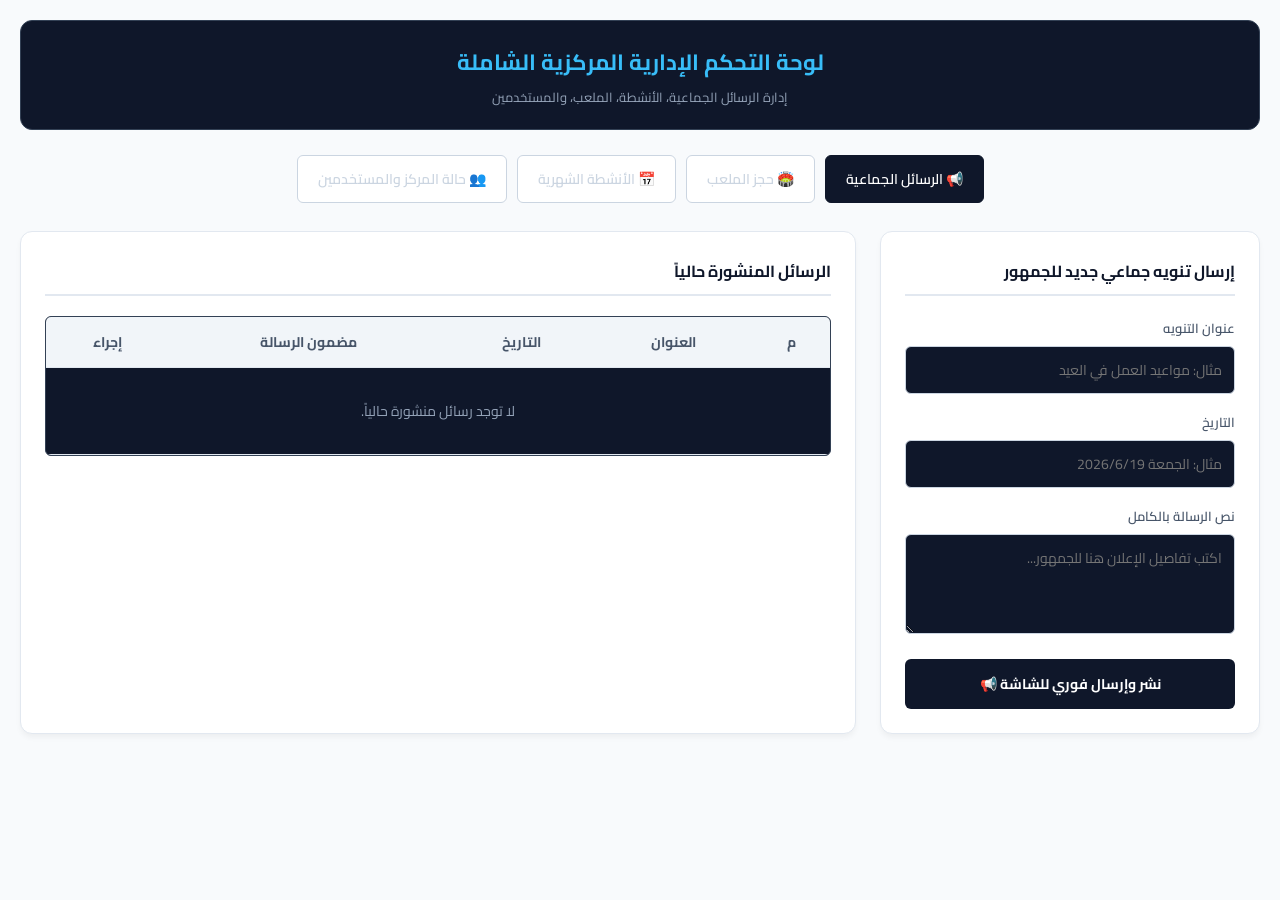
<file: admin2.html>
<!DOCTYPE html>
<html lang="ar" dir="rtl">
<head>
    <meta charset="UTF-8">
    <meta name="viewport" content="width=device-width, initial-scale=1.0">
    <title>لوحة التحكم الإدارية المركزية الشاملة</title>
    <link rel="icon" type="image/png" href="kh1 .jpeg" sizes="32x32" />
    
    
    
    
    
    
    
    
    
    
<style>
        @import url('https://fonts.googleapis.com/css2?family=Cairo:wght@400;600;700&display=swap');
        
        * { 
            box-sizing: border-box; 
            margin: 0; 
            padding: 0; 
        }
        
        body { 
            font-family: 'Cairo', sans-serif; 
            background-color: #0f172a; 
            color: #f8fafc;
            padding: 10px; /* حواف متناسقة للموبايل */
            overflow-x: hidden;
            -webkit-text-size-adjust: 100%;
            touch-action: manipulation; /* تحسين استجابة اللمس على الموبايل */
        }
        
        .admin-header { 
            text-align: center; 
            margin-bottom: 12px; 
            background: #1e293b; 
            padding: 12px 8px; 
            border-radius: 8px; 
            border: 1px solid #334155;
        }
        .admin-header h1 {
            font-size: 16px; 
            color: #38bdf8;
            font-weight: 700;
        }
        .admin-header p {
            font-size: 11px;
            color: #94a3b8;
            margin-top: 2px;
        }
        
        /* شريط التبويبات قابل للسحب لليمين واليسار بسلاسة على الموبايل */
        .tabs-menu { 
            display: flex; 
            gap: 6px; 
            margin-bottom: 12px; 
            justify-content: flex-start; 
            overflow-x: auto; 
            padding-bottom: 8px;
            -webkit-overflow-scrolling: touch;
            scrollbar-width: none; /* إخفاء شريط التمرير الافتراضي في فيرفوكس */
        }
        .tabs-menu::-webkit-scrollbar {
            display: none; /* إخفاء شريط التمرير في كروم وسفاري لمظهر أنيق */
        }
        
        .tab-btn { 
            padding: 8px 12px; 
            border: 1px solid #334155; 
            background: #1e293b; 
            color: #cbd5e1;
            border-radius: 6px; 
            cursor: pointer; 
            font-family: 'Cairo'; 
            font-weight: 600; 
            font-size: 12px; 
            white-space: nowrap; 
            flex-shrink: 0; /* يمنع انكماش الأزرار داخل الشريط */
        }
        
        .tab-btn.active { 
            background: #38bdf8; 
            color: #0f172a; 
            border-color: #38bdf8; 
        }
        
        .tab-content { 
            display: none; 
        }
        
        .tab-content.active { 
            display: block; 
        }
        
        .grid { 
            display: flex;
            flex-direction: column;
            gap: 12px; 
            width: 100%;
        }
        
        .card { 
            background: #1e293b; 
            padding: 14px; 
            border-radius: 8px; 
            box-shadow: 0 4px 6px -1px rgba(0, 0, 0, 0.2); 
            border: 1px solid #334155; 
            width: 100%;
        }
        
        h2 { 
            font-size: 13px; 
            margin-bottom: 10px; 
            color: #38bdf8; 
            border-bottom: 2px solid #334155; 
            padding-bottom: 4px; 
            font-weight: 700; 
        }
        
        .form-group { 
            margin-bottom: 10px; 
        }
        
        label { 
            display: block; 
            font-size: 11px; 
            font-weight: 600; 
            margin-bottom: 4px; 
            color: #94a3b8; 
        }
        
        /* تحسين حجم المدخلات لتكون مريحة للمس بالصابع */
        input, select, textarea { 
            width: 100%; 
            padding: 10px; 
            border: 1px solid #334155; 
            background: #0f172a;
            border-radius: 6px; 
            font-family: 'Cairo'; 
            font-size: 13px; 
            color: #f8fafc; 
            -webkit-appearance: none; /* إزالة المظهر الافتراضي للموبايل */
            appearance: none;
        }
        input:focus, select:focus, textarea:focus {
            border-color: #38bdf8;
            outline: none;
        }
        
        textarea { 
            resize: vertical; 
            height: 80px; 
        }
        
        .btn { 
            padding: 10px; 
            border: none; 
            border-radius: 6px; 
            font-weight: 700; 
            cursor: pointer; 
            font-family: 'Cairo'; 
            font-size: 13px; 
            width: 100%; 
        }
        
        .btn-add { 
            background: #38bdf8; 
            color: #0f172a; 
        }
        
        .btn-delete { 
            background: #ef4444; 
            color: white; 
            padding: 4px 8px; 
            border: none; 
            border-radius: 4px; 
            font-family: 'Cairo'; 
            font-size: 11px; 
            font-weight: 600;
            white-space: nowrap;
        }
        
        .status-wrapper {
            display: flex;
            flex-direction: column;
            gap: 10px;
            width: 100%;
        }
        .status-box {
            background: #0f172a;
            padding: 10px;
            border-radius: 6px;
            border: 1px solid #334155;
            text-align: center;
        }
        .status-container { 
            display: flex; 
            gap: 6px; 
            justify-content: center; 
            margin-top: 6px;
        }
        
        .status-btn { 
            flex: 1;
            padding: 8px; 
            border: none; 
            border-radius: 4px; 
            font-family: 'Cairo'; 
            font-weight: bold; 
            color: white; 
            font-size: 12px;
        }
        .status-btn.on { background: #10b981; }
        .status-btn.off { background: #ef4444; }
        
        /* حاوية الجدول تمنع خروج الجدول عن الشاشة وتسمح بالسحب الجانبي للجدول فقط */
        .table-wrapper {
            overflow-x: auto; 
            background: #0f172a;
            border-radius: 6px;
            border: 1px solid #334155;
            width: 100%;
            -webkit-overflow-scrolling: touch;
        }
        table { 
            width: 100%; 
            border-collapse: collapse; 
            font-size: 12px; 
            text-align: center; 
            min-width: 500px; 
        }
        
        th, td { 
            border-bottom: 1px solid #334155; 
            padding: 10px 8px; 
            word-break: break-word; 
            white-space: normal;    
        }
        
        th { 
            background: #1e293b; 
            color: #94a3b8; 
            font-weight: 700;
        }
        td {
            color: #cbd5e1;
        }
        
        .no-data { 
            color: #64748b; 
            padding: 15px; 
        }

        /* تعديلات شاشات الكمبيوتر والشاشات الكبيرة */
        @media (min-width: 950px) {
            body { padding: 20px; }
            .admin-header { padding: 18px; margin-bottom: 20px; }
            .admin-header h1 { font-size: 22px; }
            .admin-header p { font-size: 13px; }
            .tabs-menu { gap: 8px; margin-bottom: 20px; }
            .tab-btn { padding: 8px 14px; font-size: 13px; }
            .grid { display: grid; grid-template-columns: 350px 1fr; gap: 20px; }
            .card { padding: 18px; }
            h2 { font-size: 15px; margin-bottom: 14px; }
            input, select, textarea { font-size: 13px; padding: 10px; }
            .btn { font-size: 13px; padding: 11px; }
            .status-wrapper { flex-direction: row; justify-content: center; gap: 20px; }
            .status-box { flex: 1; }
            table { font-size: 13px; min-width: 100%; }
            th, td { padding: 12px 10px; }
        }
    </style>
    
    
    
    
    
    
    
    
    
    
    
    
    
    
    
    
    
    
    
    
    
    
    
    
    
    
    <style>
        @import url('https://fonts.googleapis.com/css2?family=Cairo:wght@400;600;700&display=swap');
        
        * { 
            box-sizing: border-box; 
            margin: 0; 
            padding: 0; 
        }
        
        body { 
            font-family: 'Cairo', sans-serif; 
            background-color: #f8fafc; 
            color: #334155;
            padding: 20px; 
        }
        
        .admin-header { 
            text-align: center; 
            margin-bottom: 25px; 
            background: #0f172a; 
            color: white; 
            padding: 20px; 
            border-radius: 12px; 
        }
        
        .tabs-menu { 
            display: flex; 
            gap: 10px; 
            margin-bottom: 20px; 
            justify-content: center; 
            flex-wrap: wrap;
        }
        
        .tab-btn { 
            padding: 10px 20px; 
            border: 1px solid #cbd5e1; 
            background: white; 
            border-radius: 6px; 
            cursor: pointer; 
            font-family: 'Cairo'; 
            font-weight: 600; 
            font-size: 14px; 
            transition: all 0.2s;
        }
        
        .tab-btn.active { 
            background: #0f172a; 
            color: white; 
            border-color: #0f172a; 
        }
        
        .tab-content { 
            display: none; 
        }
        
        .tab-content.active { 
            display: block; 
        }
        
        .grid { 
            display: grid; 
            grid-template-columns: 380px 1fr; 
            gap: 24px; 
        }
        
        @media (max-width: 900px) {
            .grid { grid-template-columns: 1fr; }
        }
        
        .card { 
            background: white; 
            padding: 24px; 
            border-radius: 12px; 
            box-shadow: 0 4px 6px -1px rgba(0, 0, 0, 0.05); 
            border: 1px solid #e2e8f0; 
            margin-bottom: 20px; 
        }
        
        h2 { 
            font-size: 16px; 
            margin-bottom: 20px; 
            color: #0f172a; 
            border-bottom: 2px solid #e2e8f0; 
            padding-bottom: 8px; 
            font-weight: 700; 
        }
        
        .form-group { 
            margin-bottom: 16px; 
        }
        
        label { 
            display: block; 
            font-size: 13px; 
            font-weight: 600; 
            margin-bottom: 6px; 
            color: #475569; 
        }
        
        input, select, textarea { 
            width: 100%; 
            padding: 10px 12px; 
            border: 1px solid #cbd5e1; 
            border-radius: 6px; 
            font-family: 'Cairo'; 
            font-size: 14px; 
            color: #334155; 
            transition: all 0.2s ease;
        }

        input:focus, select:focus, textarea:focus {
            border-color: #0f172a;
            outline: none;
            box-shadow: 0 0 0 3px rgba(15, 23, 42, 0.1);
        }
        
        textarea { 
            resize: vertical; 
            height: 100px; 
        }
        
        .btn { 
            padding: 12px; 
            border: none; 
            border-radius: 6px; 
            font-weight: 700; 
            cursor: pointer; 
            font-family: 'Cairo'; 
            font-size: 14px; 
            width: 100%; 
            transition: background-color 0.2s ease;
        }
        
        .btn-add { 
            background: #0f172a; 
            color: white; 
        }
        
        .btn-add:hover { 
            background: #1e293b; 
        }
        
        .btn-delete { 
            background: #ef4444; 
            color: white; 
            padding: 5px 10px; 
            border: none; 
            border-radius: 4px; 
            cursor: pointer; 
            font-family: 'Cairo'; 
            font-size: 12px; 
            font-weight: 600;
        }

        .btn-delete:hover {
            background: #dc2626;
        }
        
        .status-container { 
            display: flex; 
            gap: 15px; 
            justify-content: center; 
            margin-bottom: 20px; 
        }
        
        .status-btn { 
            padding: 10px 20px; 
            border: none; 
            border-radius: 6px; 
            font-family: 'Cairo'; 
            font-weight: bold; 
            cursor: pointer; 
            color: white; 
            transition: opacity 0.2s;
        }

        .status-btn:hover {
            opacity: 0.9;
        }
        
        .status-btn.on { background: #10b981; }
        .status-btn.off { background: #ef4444; }
        
        .table-wrapper {
            overflow-x: auto;
        }

        table { 
            width: 100%; 
            border-collapse: collapse; 
            font-size: 14px; 
            text-align: center; 
        }
        
        th, td { 
            border-bottom: 1px solid #e2e8f0; 
            padding: 12px; 
        }
        
        th { 
            background: #f1f5f9; 
            color: #475569; 
            font-weight: 700; 
        }

        tr:hover td {
            background-color: #f8fafc;
        }
        
        .no-data { 
            color: #94a3b8; 
            padding: 30px; 
        }
    </style>
</head>
<body>

<div class="admin-header">
    <h1>لوحة التحكم الإدارية المركزية الشاملة</h1>
    <p>إدارة الرسائل الجماعية، الأنشطة، الملعب، والمستخدمين</p>
</div>

<div class="tabs-menu">
    <button class="tab-btn active" onclick="switchTab('msg-tab')">📢 الرسائل الجماعية</button>
    <button class="tab-btn" onclick="switchTab('stadium-tab')">🏟️ حجز الملعب</button>
    <button class="tab-btn" onclick="switchTab('activities-tab')">📅 الأنشطة الشهرية</button>
    <button class="tab-btn" onclick="switchTab('users-tab')">👥 حالة المركز والمستخدمين</button>
</div>

<div id="msg-tab" class="tab-content active">
    <div class="grid">
        <div class="card">
            <h2>إرسال تنويه جماعي جديد للجمهور</h2>
            <form id="msgForm">
                <div class="form-group">
                    <label>عنوان التنويه</label>
                    <input type="text" id="msg_title" placeholder="مثال: مواعيد العمل في العيد" required>
                </div>
                <div class="form-group">
                    <label>التاريخ</label>
                    <input type="text" id="msg_date" placeholder="مثال: الجمعة 2026/6/19" required>
                </div>
                <div class="form-group">
                    <label>نص الرسالة بالكامل</label>
                    <textarea id="msg_content" placeholder="اكتب تفاصيل الإعلان هنا للجمهور..." required></textarea>
                </div>
                <button type="submit" class="btn btn-add">نشر وإرسال فوري للشاشة 📢</button>
            </form>
        </div>
        <div class="card">
            <h2>الرسائل المنشورة حالياً</h2>
            <div class="table-wrapper">
                <table>
                    <thead>
                        <tr>
                            <th>م</th>
                            <th>العنوان</th>
                            <th>التاريخ</th>
                            <th>مضمون الرسالة</th>
                            <th>إجراء</th>
                        </tr>
                    </thead>
                    <tbody id="dashMsgTableBody"></tbody>
                </table>
            </div>
        </div>
    </div>
</div>

<div id="stadium-tab" class="tab-content">
    <div class="grid">
        <div class="card">
            <h2>إضافة حجز ملعب جديد</h2>
            <form id="stadiumForm">
                <div class="form-group">
                    <label>اسم المستأجر</label>
                    <input type="text" id="std_name" placeholder="مثال: كابتن أحمد محمد" required>
                </div>
                <div class="form-group">
                    <label>اليوم والتاريخ</label>
                    <input type="text" id="std_date" placeholder="مثال: الجمعة 19 يونيو" required>
                </div>
                <div class="form-group">
                    <label>الوقت (الساعة)</label>
                    <input type="text" id="std_time" placeholder="مثال: من 8:00 إلى 9:00 مساءً" required>
                </div>
                <div class="form-group">
                    <label>الفترة</label>
                    <select id="std_period" required>
                        <option value="ليل">🌙 مسائي / ليل</option>
                        <option value="نهار">☀️ صباحي / نهار</option>
                    </select>
                </div>
                <div class="form-group">
                    <label>المبلغ المدفوع (جنيه)</label>
                    <input type="number" id="std_price" placeholder="مثال: 150" required>
                </div>
                <button type="submit" class="btn btn-add">تأكيد الحجز ونشره على الشاشة 🏟️</button>
            </form>
        </div>
        <div class="card">
            <h2>جدول حجوزات الملعب الحالية</h2>
            <div class="table-wrapper">
                <table>
                    <thead>
                        <tr>
                            <th>م</th>
                            <th>اسم المستأجر</th>
                            <th>اليوم والتاريخ</th>
                            <th>الوقت</th>
                            <th>الفترة</th>
                            <th>المبلغ</th>
                            <th>إجراء</th>
                        </tr>
                    </thead>
                    <tbody id="dashStadiumTableBody"></tbody>
                </table>
            </div>
        </div>
    </div>
</div>

<div id="activities-tab" class="tab-content">
    <div class="grid">
        <div class="card">
            <h2>إضافة نشاط جديد</h2>
            <form id="dashForm">
                <div class="form-group"><label>اسم النشاط</label><input type="text" id="act_name" required></div>
                <div class="form-group"><label>المجال</label><input type="text" id="act_field" required></div>
                <div class="form-group"><label>عدد المستفيدين</label><input type="text" id="act_count" required></div>
                <div class="form-group"><label>المرحلة السنية</label><input type="text" id="act_age" required></div>
                <div class="form-group"><label>التاريخ</label><input type="text" id="act_date" required></div>
                <button type="submit" class="btn btn-add">حفظ وإرسال للجدول</button>
            </form>
        </div>
        <div class="card">
            <h2>الأنشطة الحالية (التعديل والمراقبة)</h2>
            <div class="table-wrapper">
                <table>
                    <thead>
                        <tr><th>م</th><th>اسم النشاط</th><th>المجال</th><th>عدد المستفيدين</th><th>المرحلة السنية</th><th>التاريخ</th><th>حذف</th></tr>
                    </thead>
                    <tbody id="dashActivitiesTableBody"></tbody>
                </table>
            </div>
        </div>
    </div>
</div>

<div id="users-tab" class="tab-content">
    <div class="card">
        <h2>🎛️ أزرار التحكم في حالة الخدمات بالفروع</h2>
        <div style="display: flex; gap: 40px; justify-content: center; margin-bottom: 20px; flex-wrap: wrap;">
            <div>
                <p style="text-align: center; font-weight: bold; margin-bottom: 8px;">حالة المركز العام</p>
                <div class="status-container">
                    <button class="status-btn on" onclick="setCenterStatus(true)">فتح المركز</button>
                    <button class="status-btn off" onclick="setCenterStatus(false)">غلق المركز</button>
                </div>
            </div>
            <div>
                <p style="text-align: center; font-weight: bold; margin-bottom: 8px;">غرفة البلايستيشن</p>
                <div class="status-container">
                    <button class="status-btn on" onclick="setPlaystationStatus(true)">فتح البلايستيشن</button>
                    <button class="status-btn off" onclick="setPlaystationStatus(false)">غلق البلايستيشن</button>
                </div>
            </div>
        </div>
    </div>

    <div class="card">
        <h2>👥 بيانات الأعضاء والمستخدمين المسجلين حالياً</h2>
        <div class="table-wrapper">
            <table>
                <thead>
                    <tr><th>اسم المستخدم</th><th>العنوان</th><th>تاريخ الميلاد</th><th>البريد الإلكتروني</th><th>ساعة التسجيل</th><th>إجراءات</th></tr>
                </thead>
                <tbody id="usersTableBody"></tbody>
            </table>
        </div>
    </div>
</div>

<script>
    // نظام التنقل بين التبويبات
    function switchTab(tabId) {
        document.querySelectorAll('.tab-content').forEach(tab => tab.classList.remove('active'));
        document.querySelectorAll('.tab-btn').forEach(btn => btn.classList.remove('active'));
        document.getElementById(tabId).classList.add('active');
        event.currentTarget.classList.add('active');
    }

    // القنوات الإذاعية للربط اللحظي بالشاشات الخارجية
    const msgChannel = new BroadcastChannel('center_announcements_channel');
    const stadiumChannel = new BroadcastChannel('stadium_channel');

    // ==================== 1. إدارة الرسائل الجماعية ====================
    let messages = JSON.parse(localStorage.getItem('center_messages')) || [];

    function saveAndRenderMessages() {
        localStorage.setItem('center_messages', JSON.stringify(messages));
        msgChannel.postMessage({ type: 'REFRESH_MESSAGES', payload: messages });

        const tbody = document.getElementById("dashMsgTableBody");
        tbody.innerHTML = "";
        
        if (messages.length === 0) {
            tbody.innerHTML = `<tr><td colspan="5" class="no-data">لا توجد رسائل منشورة حالياً.</td></tr>`;
            return;
        }

        messages.forEach((item, index) => {
            tbody.innerHTML += `
                <tr>
                    <td>${index + 1}</td>
                    <td style="font-weight:600">${item.title}</td>
                    <td>${item.date}</td>
                    <td style="max-width: 250px; overflow: hidden; text-overflow: ellipsis; white-space: nowrap;">${item.content}</td>
                    <td><button class="btn-delete" onclick="deleteMsgItem(${index})">حذف الإعلان</button></td>
                </tr>
            `;
        });
    }

    document.getElementById("msgForm").addEventListener("submit", function(e) {
        e.preventDefault();
        messages.push({
            title: document.getElementById("msg_title").value,
            date: document.getElementById("msg_date").value,
            content: document.getElementById("msg_content").value
        });
        saveAndRenderMessages();
        this.reset();
    });

    window.deleteMsgItem = function(index) {
        if(confirm("هل تريد حذف هذا الإعلان نهائياً من شاشة العرض؟")) {
            messages.splice(index, 1);
            saveAndRenderMessages();
        }
    }

    // ==================== 2. إدارة حجز الملعب ====================
    let bookings = JSON.parse(localStorage.getItem('stadium_bookings')) || [];

    function saveAndRenderStadium() {
        localStorage.setItem('stadium_bookings', JSON.stringify(bookings));
        stadiumChannel.postMessage({ type: 'REFRESH_BOOKINGS', payload: bookings });

        const tbody = document.getElementById("dashStadiumTableBody");
        tbody.innerHTML = "";

        if (bookings.length === 0) {
            tbody.innerHTML = `<tr><td colspan="7" class="no-data">لا توجد حجوزات مسجلة للملعب حالياً.</td></tr>`;
            return;
        }

        bookings.forEach((item, index) => {
            tbody.innerHTML += `
                <tr>
                    <td>${index + 1}</td>
                    <td style="font-weight:600">${item.name}</td>
                    <td>${item.date}</td>
                    <td>${item.time}</td>
                    <td>${item.period === 'نهار' ? '☀️ صباحي' : '🌙 مسائي'}</td>
                    <td style="color:#16a34a; font-weight:700">${item.price} ج</td>
                    <td><button class="btn-delete" onclick="deleteStadiumItem(${index})">إلغاء</button></td>
                </tr>
            `;
        });
    }

    document.getElementById("stadiumForm").addEventListener("submit", function(e) {
        e.preventDefault();
        bookings.push({
            name: document.getElementById("std_name").value,
            date: document.getElementById("std_date").value,
            time: document.getElementById("std_time").value,
            period: document.getElementById("std_period").value,
            price: document.getElementById("std_price").value
        });
        saveAndRenderStadium();
        this.reset();
    });

    window.deleteStadiumItem = function(index) {
        if(confirm("هل تريد إلغاء حجز هذا الملعب وحذفه من الشاشة؟")) {
            bookings.splice(index, 1);
            saveAndRenderStadium();
        }
    }

    // ==================== 3. إدارة الأنشطة الشهـرية ====================
    let activities = JSON.parse(localStorage.getItem('my_activities')) || [];

    function saveAndRenderActivities() {
        localStorage.setItem('my_activities', JSON.stringify(activities));
        const tbody = document.getElementById("dashActivitiesTableBody");
        tbody.innerHTML = "";
        
        if (activities.length === 0) {
            tbody.innerHTML = `<tr><td colspan="7" class="no-data">لا توجد أنشطة شهرية مسجلة حالياً.</td></tr>`;
            return;
        }

        activities.forEach((item, index) => {
            tbody.innerHTML += `
                <tr>
                    <td>${index + 1}</td>
                    <td style="font-weight:600">${item.name}</td>
                    <td>${item.field}</td>
                    <td>${item.count}</td>
                    <td>${item.age}</td>
                    <td>${item.date}</td>
                    <td><button class="btn-delete" onclick="deleteActivityItem(${index})">حذف</button></td>
                </tr>
            `;
        });
    }

    document.getElementById("dashForm").addEventListener("submit", function(e) {
        e.preventDefault();
        activities.push({
            name: document.getElementById("act_name").value,
            field: document.getElementById("act_field").value,
            count: document.getElementById("act_count").value,
            age: document.getElementById("act_age").value,
            date: document.getElementById("act_date").value
        });
        saveAndRenderActivities();
        this.reset();
    });

    window.deleteActivityItem = function(index) {
        if(confirm("هل تريد حذف هذا النشاط؟")) {
            activities.splice(index, 1);
            saveAndRenderActivities();
        }
    }

    // ==================== 4. التحكم والمستخدمين ====================
    function setCenterStatus(isOpen) {
        localStorage.setItem("centerStatus", isOpen ? "open" : "closed");
        alert(isOpen ? "تم إرسال إشارة: فتح المركز العام 🟢" : "تم إرسال إشارة: غلق المركز العام 🔴");
    }

    function setPlaystationStatus(isAvailable) {
        localStorage.setItem("playstationStatus", isAvailable ? "available" : "unavailable");
        alert(isAvailable ? "تم إرسال إشارة: فتح غرفة البلايستيشن 🎮" : "تم إرسال إشارة: غلق غرفة البلايستيشن 🚫");
    }

    function loadUsers() {
        const tableBody = document.getElementById('usersTableBody');
        const usersList = JSON.parse(localStorage.getItem('allUsers')) || [];

        if (usersList.length === 0) {
            tableBody.innerHTML = `<tr><td colspan="6" class="no-data">لا توجد بيانات مستخدمين مسجلة حتى الآن.</td></tr>`;
            return;
        }

        tableBody.innerHTML = usersList.map(user => `
            <tr>
                <td style="font-weight:600">${user.username}</td>
                <td>${user.address}</td>
                <td>${user.birthdate}</td>
                <td>${user.email}</td>
                <td>${user.loginTime ? user.loginTime : "غير متوفر"}</td>
                <td><button class="btn-delete" onclick="deleteUser(${user.id})">حذف الحساب</button></td>
            </tr>
        `).join('');
    }

    window.deleteUser = function(userId) {
        if(confirm("هل أنت متأكد من حذف هذا المستخدم نهائياً؟")) {
            let usersList = JSON.parse(localStorage.getItem('allUsers')) || [];
            usersList = usersList.filter(user => user.id !== userId);
            localStorage.setItem('allUsers', JSON.stringify(usersList));
            loadUsers();
        }
    }

    // التشغيل التلقائي عند التحميل
    window.onload = function() {
        saveAndRenderMessages();
        saveAndRenderStadium();
        saveAndRenderActivities();
        loadUsers();
    };

    window.addEventListener("storage", function(e) {
        if (e.key === "allUsers") {
            loadUsers();
        }
    });
</script>
</body>
</html>
</file>
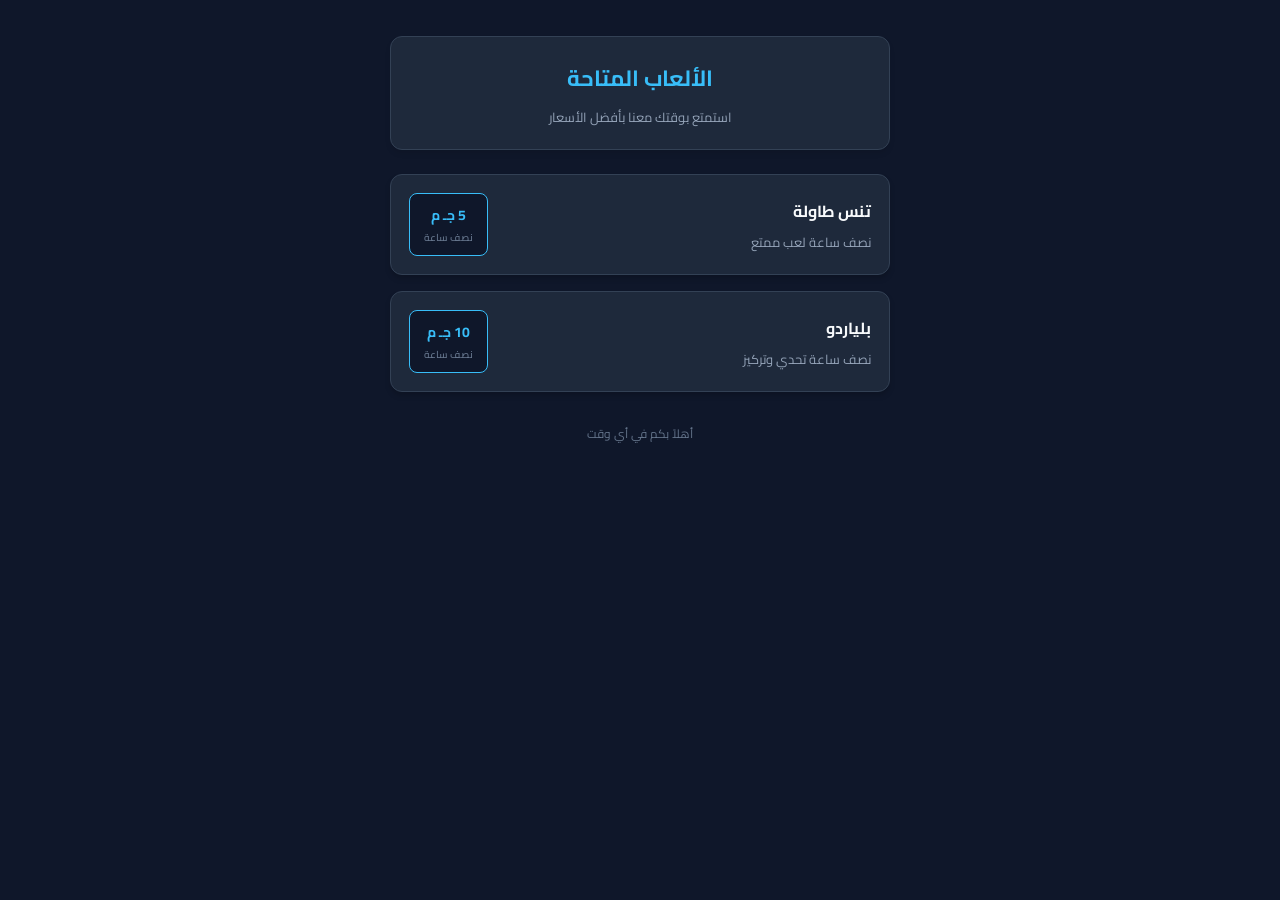
<file: games.html>
<!DOCTYPE html>
<html lang="ar" dir="rtl">
<head>
   <link rel="icon" type="image/png" href="kh1 .jpeg" sizes="32x32" />
    <meta charset="UTF-8">
    <meta name="viewport" content="width=device-width, initial-scale=1.0">
    <title>الألعاب المتاحة</title>
    <style>
        @import url('https://fonts.googleapis.com/css2?family=Cairo:wght@400;600;700&display=swap');
        
        * { 
            box-sizing: border-box; 
            margin: 0; 
            padding: 0; 
        }
        
        body { 
            font-family: 'Cairo', sans-serif; 
            background-color: #0f172a; 
            color: #f8fafc;
            padding: 16px;
            display: flex;
            flex-direction: column;
            align-items: center;
            min-height: 100vh;
        }

        .container {
            width: 100%;
            max-width: 500px;
            margin-top: 20px;
        }
        
        .header { 
            text-align: center; 
            margin-bottom: 24px; 
            background: #1e293b; 
            padding: 20px; 
            border-radius: 12px; 
            border: 1px solid #334155;
            box-shadow: 0 4px 6px -1px rgba(0, 0, 0, 0.1);
        }
        .header h1 {
            font-size: 22px; 
            color: #38bdf8;
            font-weight: 700;
            margin-bottom: 6px;
        }
        .header p {
            font-size: 13px;
            color: #94a3b8;
        }
        
        .games-grid { 
            display: flex;
            flex-direction: column;
            gap: 16px; 
            width: 100%;
        }
        
        .game-card { 
            background: #1e293b; 
            padding: 18px; 
            border-radius: 12px; 
            box-shadow: 0 4px 6px -1px rgba(0, 0, 0, 0.2); 
            border: 1px solid #334155; 
            display: flex;
            justify-content: space-between;
            align-items: center;
            transition: transform 0.2s;
        }

        .game-card:active {
            transform: scale(0.98); /* تأثير خفيف عند الضغط على الموبايل */
        }
        
        .game-info h2 { 
            font-size: 16px; 
            color: #f8fafc; 
            font-weight: 700; 
            margin-bottom: 4px;
        }
        
        .game-info p { 
            font-size: 13px; 
            color: #94a3b8; 
        }
        
        .price-tag {
            background: #0f172a;
            border: 1px solid #38bdf8;
            color: #38bdf8;
            padding: 8px 14px;
            border-radius: 8px;
            font-weight: 700;
            font-size: 14px;
            text-align: center;
            white-space: nowrap;
        }

        .price-tag span {
            display: block;
            font-size: 10px;
            color: #64748b;
            font-weight: 600;
        }

        .footer {
            text-align: center;
            margin-top: 30px;
            font-size: 12px;
            color: #64748b;
        }
    </style>
</head>
<body>

    <div class="container">
        <div class="header">
            <h1>الألعاب المتاحة</h1>
            <p>استمتع بوقتك معنا بأفضل الأسعار</p>
        </div>

        <div class="games-grid">
            
            <div class="game-card">
                <div class="game-info">
                    <h2>تنس طاولة</h2>
                    <p>نصف ساعة لعب ممتع</p>
                </div>
                <div class="price-tag">
                    5 جـ م
                    <span>نصف ساعة</span>
                </div>
            </div>

            <div class="game-card">
                <div class="game-info">
                    <h2>بلياردو</h2>
                    <p>نصف ساعة تحدي وتركيز</p>
                </div>
                <div class="price-tag">
                    10 جـ م
                    <span>نصف ساعة</span>
                </div>
            </div>

        </div>

        <div class="footer">
            <p>أهلاً بكم في أي وقت</p>
        </div>
    </div>

</body>
</html>
</file>
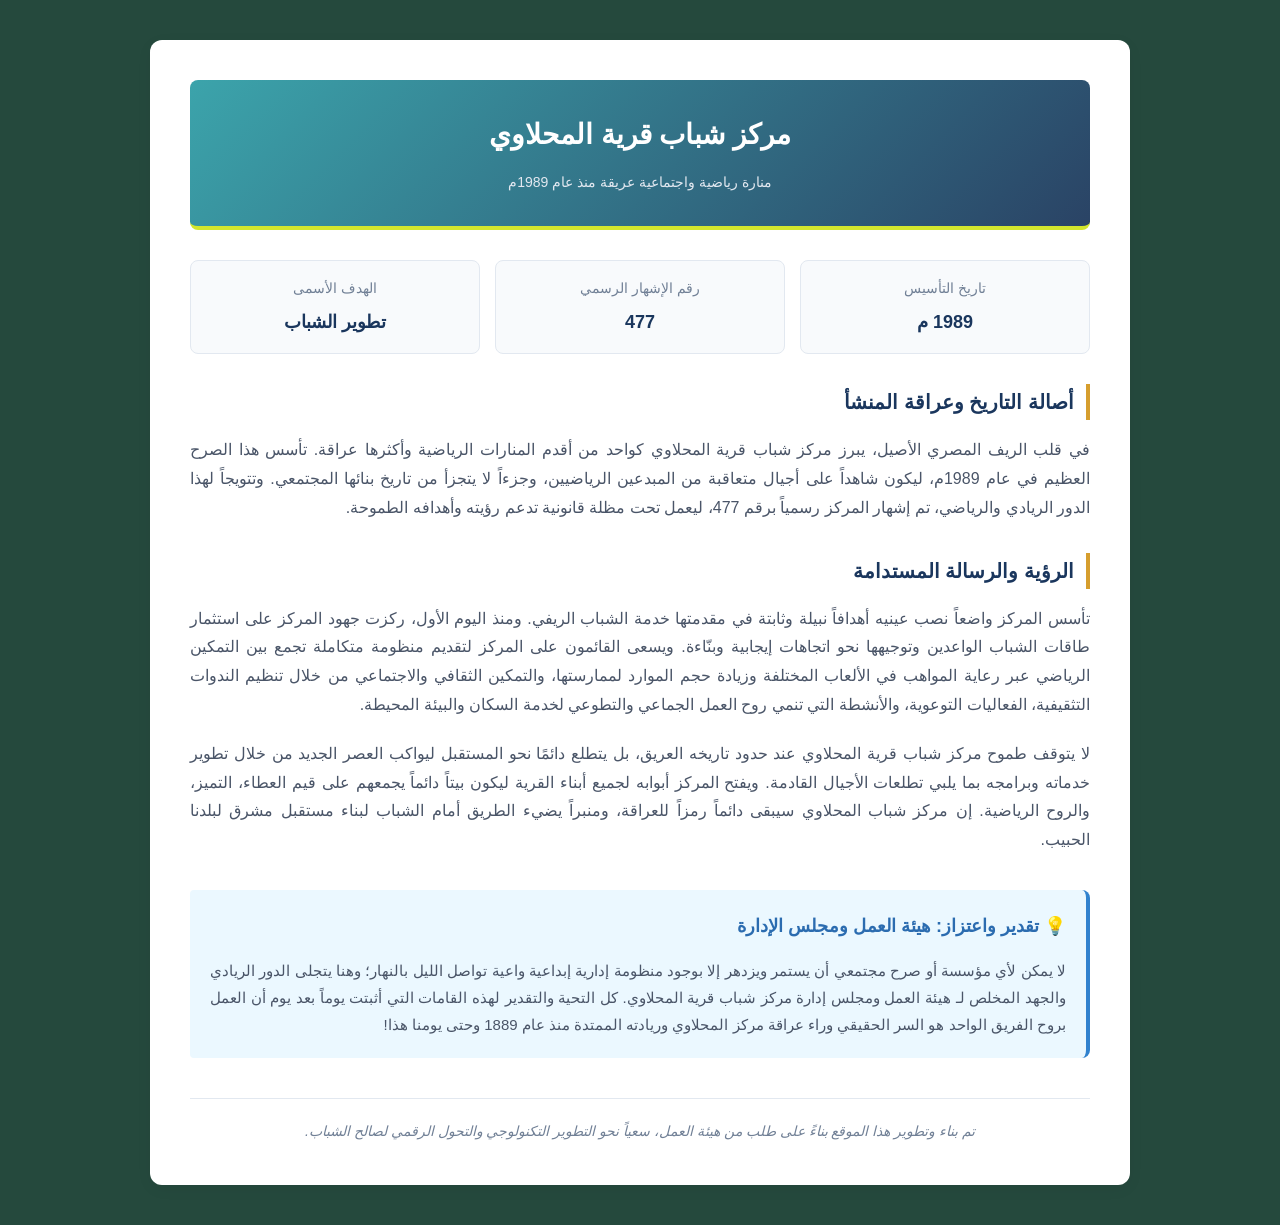
<file: global.html>
<!doctype html>
<html lang="ar" dir="rtl">
  <head>
    <link rel="icon" type="image/png" href="kh1 .jpeg" sizes="32x32" />
    <meta charset="UTF-8" />
    <meta name="viewport" content="width=device-width, initial-scale=1.0" />
    <title>نبذة عامة - مركز شباب المحلاوي</title>
    <style>
      /* تنسيق عام للموقع */
      body {
        margin: 0;
        padding: 0;
        font-family: 'Segoe UI', Tahoma, Geneva, Verdana, sans-serif;
        background-color: #25493d;
        color: #689931;
        line-height: 1.8;
      }

      /* حاوية المحتوى الرئيسي */
      .container {
        max-width: 900px;
        margin: 40px auto;
        background: #ffffff;
        padding: 40px;
        border-radius: 12px;
        box-shadow: 0 4px 15px rgba(0, 0, 0, 0.05);
      }

      /* الهيدر أو البانر العلوي */
      .main-header {
        background: linear-gradient(135deg, #0d8e97ce 0%, #2a4365 100%);
        color: #ffffff;
        text-align: center;
        padding: 30px;
        border-radius: 8px;
        margin-bottom: 30px;
        border-bottom: 4px solid #d3e62d;
      }

      .main-header h1 {
        margin: 0;
        font-size: 28px;
        font-weight: bold;
      }

      /* مربعات البيانات السريعة */
      .stats-grid {
        display: flex;
        justify-content: space-between;
        gap: 15px;
        margin-bottom: 30px;
      }

      .stat-card {
        flex: 1;
        background: #f8fafc;
        border: 1px solid #e2e8f0;
        padding: 15px;
        text-align: center;
        border-radius: 8px;
        transition: all 0.3s ease;
      }

      .stat-card:hover {
        border-color: #2a4365;
        background: #edf2f7;
      }

      .stat-label {
        font-size: 14px;
        color: #718096;
        display: block;
        margin-bottom: 5px;
      }

      .stat-value {
        font-size: 18px;
        font-weight: bold;
        color: #1a365d;
      }

      /* العناوين الفرعية */
      .section-title {
        font-size: 20px;
        color: #1a365d;
        border-right: 4px solid #d69e2e;
        padding-right: 12px;
        margin-top: 30px;
        margin-bottom: 15px;
        font-weight: bold;
      }

      /* الفقرات */
      p {
        text-align: justify;
        margin-bottom: 20px;
        color: #4a5568;
        font-size: 16px;
      }

      /* قسم كرت الإدارة (تطبيل) */
      .board-highlight {
        background-color: #ebf8ff;
        border-right: 4px solid #3182ce;
        padding: 20px;
        border-radius: 4px 8px 8px 4px;
        margin-top: 35px;
      }

      /* التذييل / الفوتر */
      .footer-dev {
        margin-top: 40px;
        padding-top: 20px;
        border-top: 1px solid #e2e8f0;
        text-align: center;
        font-size: 14px;
        color: #718096;
        font-style: italic;
      }

      /* توافق الشاشات الصغيرة */
      @media (max-width: 600px) {
        .stats-grid {
          flex-direction: column;
        }
        .container {
          margin: 10px;
          padding: 20px;
        }
      }
    </style>
  </head>
  <body>

    <div class="container">
      
      <div class="main-header">
        <h1>مركز شباب قرية المحلاوي</h1>
        <p style="color: #e2e8f0; text-align: center; margin: 10px 0 0 0; font-size: 14px;">منارة رياضية واجتماعية عريقة منذ عام 1989م</p>
      </div>

      <div class="stats-grid">
        <div class="stat-card">
          <span class="stat-label">تاريخ التأسيس</span>
          <span class="stat-value">1989 م</span>
        </div>
        <div class="stat-card">
          <span class="stat-label">رقم الإشهار الرسمي</span>
          <span class="stat-value">477</span>
        </div>
        <div class="stat-card">
          <span class="stat-label">الهدف الأسمى</span>
          <span class="stat-value">تطوير الشباب</span>
        </div>
      </div>

      <div class="section-title">أصالة التاريخ وعراقة المنشأ</div>
      <p>
        في قلب الريف المصري الأصيل، يبرز مركز شباب قرية المحلاوي كواحد من أقدم المنارات الرياضية وأكثرها عراقة. تأسس هذا الصرح العظيم في عام 1989م، ليكون شاهداً على أجيال متعاقبة من المبدعين الرياضيين، وجزءاً لا يتجزأ من تاريخ بنائها المجتمعي. وتتويجاً لهذا الدور الريادي والرياضي، تم إشهار المركز رسمياً برقم 477، ليعمل تحت مظلة قانونية تدعم رؤيته وأهدافه الطموحة.
      </p>

      <div class="section-title">الرؤية والرسالة المستدامة</div>
      <p>
        تأسس المركز واضعاً نصب عينيه أهدافاً نبيلة وثابتة في مقدمتها خدمة الشباب الريفي. ومنذ اليوم الأول، ركزت جهود المركز على استثمار طاقات الشباب الواعدين وتوجيهها نحو اتجاهات إيجابية وبنّاءة. ويسعى القائمون على المركز لتقديم منظومة متكاملة تجمع بين التمكين الرياضي عبر رعاية المواهب في الألعاب المختلفة وزيادة حجم الموارد لممارستها، والتمكين الثقافي والاجتماعي من خلال تنظيم الندوات التثقيفية، الفعاليات التوعوية، والأنشطة التي تنمي روح العمل الجماعي والتطوعي لخدمة السكان والبيئة المحيطة.
      </p>
      
      <p>
        لا يتوقف طموح مركز شباب قرية المحلاوي عند حدود تاريخه العريق، بل يتطلع دائمًا نحو المستقبل ليواكب العصر الجديد من خلال تطوير خدماته وبرامجه بما يلبي تطلعات الأجيال القادمة. ويفتح المركز أبوابه لجميع أبناء القرية ليكون بيتاً دائماً يجمعهم على قيم العطاء، التميز، والروح الرياضية. إن مركز شباب المحلاوي سيبقى دائماً رمزاً للعراقة، ومنبراً يضيء الطريق أمام الشباب لبناء مستقبل مشرق لبلدنا الحبيب.
      </p>

      <div class="board-highlight">
        <div style="font-weight: bold; color: #2b6cb0; margin-bottom: 8px; font-size: 18px;">💡 تقدير واعتزاز: هيئة العمل ومجلس الإدارة</div>
        <p style="margin-bottom: 0; font-size: 15px;">
          لا يمكن لأي مؤسسة أو صرح مجتمعي أن يستمر ويزدهر إلا بوجود منظومة إدارية إبداعية واعية تواصل الليل بالنهار؛ وهنا يتجلى الدور الريادي والجهد المخلص لـ هيئة العمل ومجلس إدارة مركز شباب قرية المحلاوي. كل التحية والتقدير لهذه القامات التي أثبتت يوماً بعد يوم أن العمل بروح الفريق الواحد هو السر الحقيقي وراء عراقة مركز المحلاوي وريادته الممتدة منذ عام 1889 وحتى يومنا هذا!
        </p>
      </div>

      <div class="footer-dev">
        تم بناء وتطوير هذا الموقع بناءً على طلب من هيئة العمل، سعياً نحو التطوير التكنولوجي والتحول الرقمي لصالح الشباب.
      </div>

    </div>

  </body>
</html>
</file>
